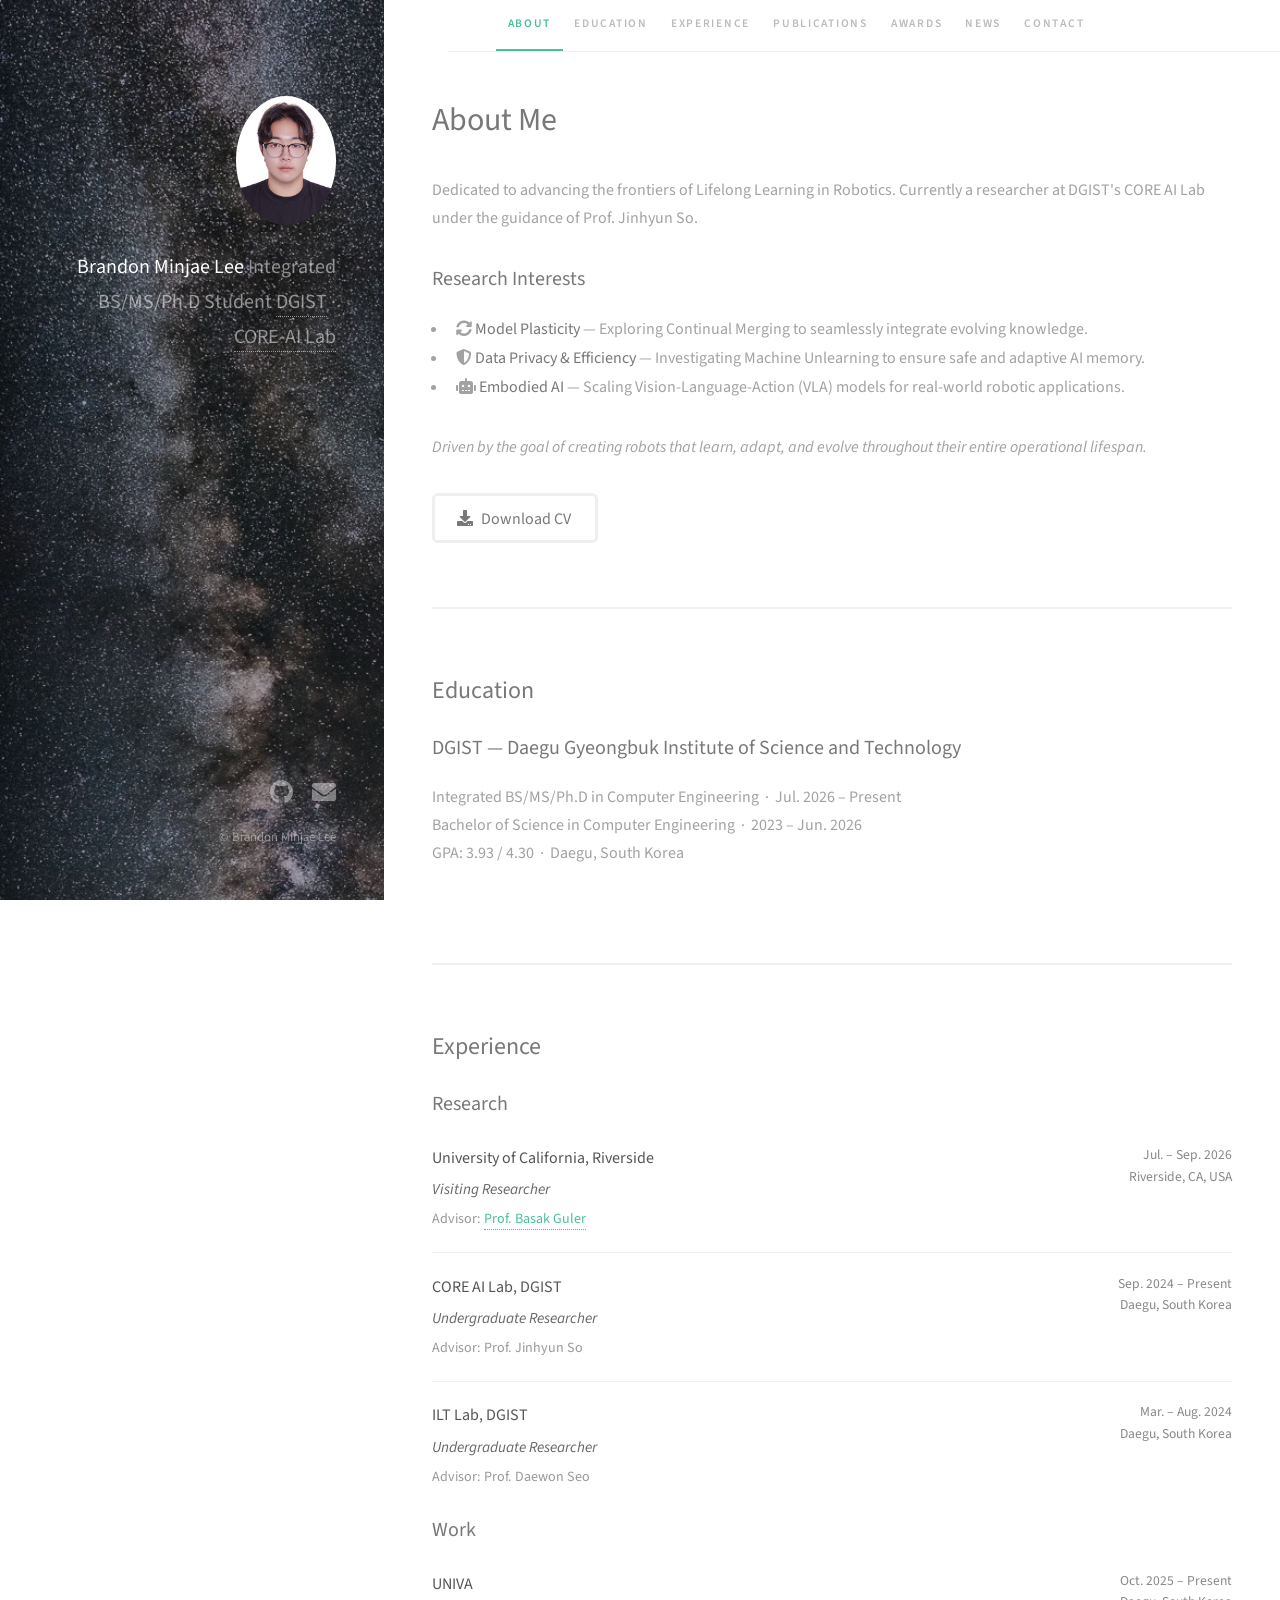
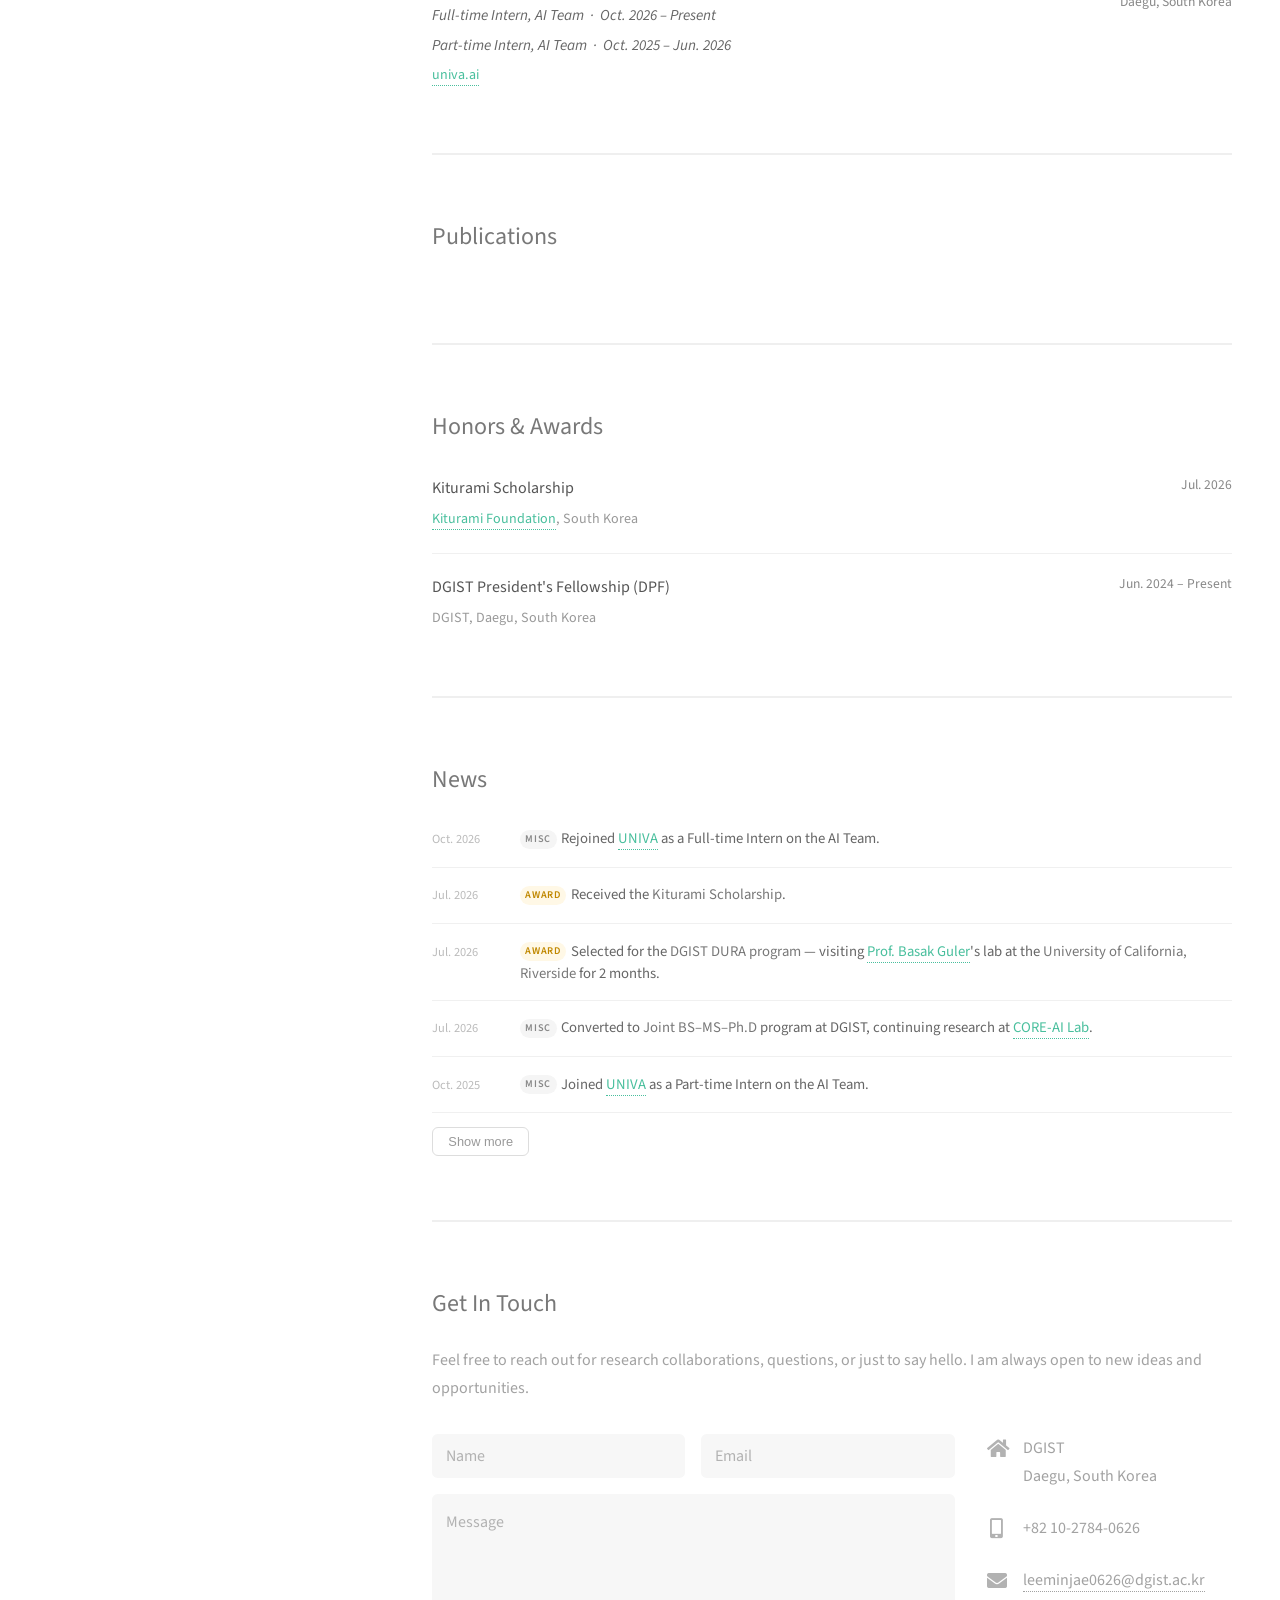
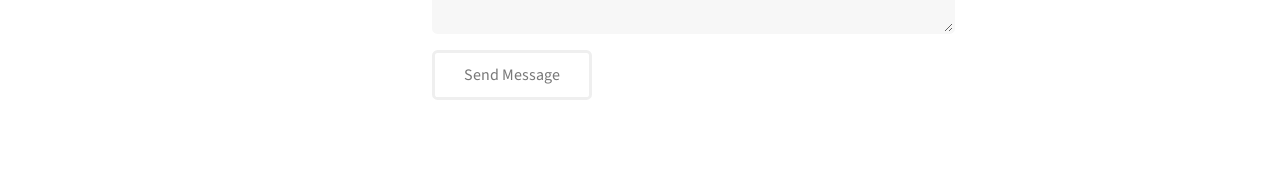
<file: index.html>
<!DOCTYPE HTML>
<!--
	Strata by HTML5 UP
	html5up.net | @ajlkn
	Free for personal and commercial use under the CCA 3.0 license (html5up.net/license)
-->
<html>
	<head>
		<title>Brandon Minjae Lee</title>
		<meta charset="utf-8" />
		<meta name="viewport" content="width=device-width, initial-scale=1, user-scalable=no" />
		<link rel="stylesheet" href="assets/css/main.css" />
		<style>
			/* Smooth scroll */
			html { scroll-behavior: smooth; }

			/* Nav bar */
			#navbar {
				position: fixed;
				top: 0;
				left: 35%;
				width: calc(100% - 35%);
				z-index: 200;
				background: rgba(255, 255, 255, 0.97);
				backdrop-filter: blur(6px);
				-webkit-backdrop-filter: blur(6px);
				border-bottom: 1px solid #efefef;
				display: flex;
				align-items: center;
				padding: 0 3em;
				transition: left 0.35s ease, width 0.35s ease;
			}
			#navbar a {
				display: inline-block;
				padding: 0.9em 1em;
				font-size: 0.72em;
				font-weight: 600;
				letter-spacing: 0.15em;
				text-transform: uppercase;
				color: #bbb;
				text-decoration: none;
				border-bottom: 2px solid transparent;
				transition: color 0.25s, border-color 0.25s;
			}
			#navbar a.active {
				color: #49bf9d;
				border-bottom-color: #49bf9d;
			}
			@media (hover: hover) and (pointer: fine) {
				#navbar a:hover { color: #49bf9d; border-bottom-color: #49bf9d; }
			}

			/* Sidebar + main transitions */
			#header {
				transition: width 0.35s ease, padding 0.35s ease;
			}
			#header .image.avatar {
				transition: width 0.35s ease, margin-bottom 0.35s ease;
			}
			#header h1 {
				transition: font-size 0.35s ease, line-height 0.35s ease, opacity 0.35s ease;
			}
			#main {
				transition: margin-left 0.35s ease, width 0.35s ease, opacity 0.3s ease;
			}
			body.page-in  #main { opacity: 0; }
			body.page-out #main { opacity: 0; pointer-events: none; }

			body.no-transition *, body.no-transition *::before, body.no-transition *::after {
				transition: none !important;
			}

			/* Shrunk state — sidebar narrows, main expands */
			body.shrunk #header {
				width: 18%;
				padding: 3.5em 1.8em;
			}
			body.shrunk #header .image.avatar {
				width: 3.2em;
				margin-bottom: 0.5em;
			}
			body.shrunk #header h1 {
				font-size: 0.8em;
				line-height: 1.45em;
				opacity: 0.7;
			}
			body.shrunk #main {
				margin-left: 18%;
				width: calc(100% - 18%);
				max-width: none;
				padding: 8em max(2em, calc((100% - 72em) / 2)) 4em;
			}
			body.shrunk #navbar {
				left: 18%;
				width: calc(100% - 18%);
			}

			/* Publication card hover overlay */
			a.pub-card {
				position: relative;
				overflow: hidden;
				display: block;
			}
			a.pub-card img {
				display: block;
				width: 100%;
				transition: transform 0.4s ease;
			}
			a.pub-card:hover img {
				transform: scale(1.05);
			}
			.pub-overlay {
				position: absolute;
				inset: 0;
				background: rgba(73, 191, 157, 0.88);
				display: flex;
				align-items: center;
				justify-content: center;
				opacity: 0;
				transition: opacity 0.35s ease;
			}
			a.pub-card:hover .pub-overlay {
				opacity: 1;
			}
			.pub-overlay span {
				color: #fff;
				font-size: 0.85em;
				font-weight: 700;
				letter-spacing: 0.18em;
				text-transform: uppercase;
				border: 2px solid rgba(255, 255, 255, 0.85);
				padding: 0.5em 1.3em;
				border-radius: 4px;
			}

			/* Experience entries */
			.exp-list { margin-bottom: 1.5em; }
			.exp-item {
				display: flex;
				justify-content: space-between;
				align-items: flex-start;
				padding: 1.2em 0;
				border-bottom: 1px solid #f0f0f0;
			}
			.exp-item:first-child { padding-top: 0.3em; }
			.exp-item:last-child { border-bottom: none; padding-bottom: 0; }
			.exp-info strong { display: block; color: #555; margin-bottom: 0.2em; }
			.exp-info .exp-role { display: block; font-style: italic; color: #666; font-size: 0.95em; margin-bottom: 0.15em; }
			.exp-info .exp-detail { display: block; font-size: 0.88em; color: #999; }
			.exp-meta { text-align: right; font-size: 0.85em; color: #888; white-space: nowrap; flex-shrink: 0; margin-left: 2em; line-height: 1.6; }

			/* Restore br in header h1 on all mobile sizes */
			@media screen and (max-width: 980px) {
				#header h1 br { display: inline !important; }
			}

			/* Mobile: navbar full-width, disable shrunk sidebar, no animations */
			@media screen and (max-width: 980px) {
				#navbar {
					left: 0 !important;
					width: 100% !important;
					padding: 0 1.5em;
					overflow-x: auto;
					-webkit-overflow-scrolling: touch;
				}
				/* Prevent parallax JS from overriding background-position on mobile */
				#header {
					background-position: top left, center center !important;
					background-size: auto, cover !important;
				}
				#header, #header .image.avatar, #header h1, #main, #navbar {
					transition: none !important;
				}
				body.shrunk #header {
					width: 100% !important;
					padding: 6em 4em !important;
				}
				body.shrunk #header .image.avatar {
					width: 6.25em !important;
					margin-bottom: 1em !important;
				}
				body.shrunk #header h1 {
					font-size: 1.75em !important;
					line-height: 1.75em !important;
					opacity: 1 !important;
				}
				body.shrunk #main {
					margin-left: 0 !important;
					width: 100% !important;
					padding: 6em 4em !important;
					max-width: none !important;
				}
			}

			/* Touch devices: always show pub overlay */
			@media (hover: none) {
				.pub-overlay {
					opacity: 0.75;
				}
			}

			/* Small screens: compact nav, stack exp items */
			@media screen and (max-width: 736px) {
				#navbar {
					padding: 0 0.75em;
				}
				#navbar a {
					padding: 0.75em 0.6em;
					font-size: 0.65em;
				}
				.exp-item {
					flex-direction: column;
				}
				.exp-meta {
					margin-left: 0;
					margin-top: 0.3em;
					text-align: left;
					white-space: normal;
				}
			}

			/* ── News Section ── */
			.news-list { margin: 0; padding: 0; list-style: none; }
			.news-item {
				display: flex;
				gap: 1.2em;
				padding: 0.85em 0;
				border-bottom: 1px solid #f0f0f0;
				align-items: baseline;
			}
			.news-item:first-child { padding-top: 0.2em; }
			.news-item:last-child { border-bottom: none; padding-bottom: 0; }
			.news-item.hidden { display: none; }
			.news-date {
				font-size: 0.78em;
				color: #bbb;
				white-space: nowrap;
				flex-shrink: 0;
				min-width: 5.5em;
				font-variant-numeric: tabular-nums;
			}
			.news-text {
				font-size: 0.92em;
				color: #666;
				line-height: 1.55;
			}
			.news-text a { color: #49bf9d; text-decoration: none; }
			.news-text a:hover { text-decoration: underline; }
			.news-text a strong { color: inherit; }
			.news-tag {
				display: inline-block;
				font-size: 0.7em;
				font-weight: 600;
				letter-spacing: 0.06em;
				text-transform: uppercase;
				padding: 0.15em 0.55em;
				border-radius: 20px;
				margin-right: 0.45em;
				vertical-align: middle;
				position: relative;
				top: -0.05em;
			}
			.news-tag.paper    { background: #eef2ff; color: #5566bb; }
			.news-tag.award    { background: #fff8e6; color: #c08800; }
			.news-tag.talk     { background: #f0faf2; color: #3a8a5a; }
			.news-tag.service  { background: #fdf0ff; color: #9955bb; }
			.news-tag.misc     { background: #f5f5f5; color: #888; }
			#news-toggle {
				margin-top: 1.1em;
				background: none;
				border: 1px solid #ddd;
				border-radius: 6px;
				padding: 0.45em 1.2em;
				font-size: 0.8em;
				color: #999;
				cursor: pointer;
				transition: border-color 0.2s, color 0.2s;
			}
			#news-toggle:hover { border-color: #49bf9d; color: #49bf9d; }

		</style>
	</head>
	<body class="is-preload">
		<script>
			var _t = sessionStorage.getItem('transition');
			if (_t !== null) {
				sessionStorage.removeItem('transition');
				document.body.classList.add('no-transition');
				// Don't restore shrunk state on mobile — background stays static
				if (_t === 'shrunk' && window.innerWidth > 980) document.body.classList.add('shrunk');
				document.body.classList.add('page-in');
			}
		</script>

		<!-- Header -->
			<header id="header">
				<div class="inner">
					<a href="#" class="image avatar"><img src="images/profile.JPG" alt="Brandon Minjae Lee" /></a>
					<h1><strong>Brandon Minjae Lee</strong><br />
					Integrated BS/MS/Ph.D Student<br />
					<a href="https://www.dgist.ac.kr" target="_blank">DGIST</a> · <a href="https://sites.google.com/view/distributed-ai-lab/home" target="_blank">CORE-AI Lab</a></h1>
				</div>
			</header>

		<!-- Nav Bar -->
			<nav id="navbar">
				<a href="#one">About</a>
				<a href="#education">Education</a>
				<a href="#experience">Experience</a>
				<a href="#publications">Publications</a>
				<a href="#awards">Awards</a>
				<a href="#news">News</a>
				<a href="#three">Contact</a>
			</nav>

		<!-- Main -->
			<div id="main">

				<!-- About -->
					<section id="one">
						<header class="major">
							<h2>About Me</h2>
						</header>
						<p>Dedicated to advancing the frontiers of Lifelong Learning in Robotics. Currently a researcher at DGIST's CORE AI Lab under the guidance of Prof. Jinhyun So.</p>

						<h3>Research Interests</h3>
						<ul class="feature-icons">
							<li class="icon solid fa-sync-alt"><strong> Model Plasticity</strong> — Exploring Continual Merging to seamlessly integrate evolving knowledge.</li>
							<li class="icon solid fa-shield-alt"><strong> Data Privacy &amp; Efficiency</strong> — Investigating Machine Unlearning to ensure safe and adaptive AI memory.</li>
							<li class="icon solid fa-robot"><strong> Embodied AI</strong> — Scaling Vision-Language-Action (VLA) models for real-world robotic applications.</li>
						</ul>
						<p><em>Driven by the goal of creating robots that learn, adapt, and evolve throughout their entire operational lifespan.</em></p>
						<ul class="actions">
							<li><a href="assets/CV_BrandonMinjaeLee.pdf" download class="button icon solid fa-download">Download CV</a></li>
						</ul>
					</section>

				<!-- Education -->
					<section id="education">
						<h2>Education</h2>
						<div class="row">
							<div class="col-12">
								<h3>DGIST &mdash; Daegu Gyeongbuk Institute of Science and Technology</h3>
								<p>
									Integrated BS/MS/Ph.D in Computer Engineering &nbsp;·&nbsp; Jul. 2026 – Present<br />
									Bachelor of Science in Computer Engineering &nbsp;·&nbsp; 2023 – Jun. 2026<br />
									GPA: 3.93 / 4.30 &nbsp;·&nbsp; Daegu, South Korea
								</p>
							</div>
						</div>
					</section>

				<!-- Experience -->
					<section id="experience">
						<h2>Experience</h2>

						<h3>Research</h3>
						<div class="exp-list">
							<div class="exp-item">
								<div class="exp-info">
									<strong>University of California, Riverside</strong>
									<span class="exp-role">Visiting Researcher</span>
									<span class="exp-detail">Advisor: <a href="https://basakguler.github.io/" target="_blank">Prof. Basak Guler</a></span>
								</div>
								<div class="exp-meta">Jul. – Sep. 2026<br />Riverside, CA, USA</div>
							</div>
							<div class="exp-item">
								<div class="exp-info">
									<strong>CORE AI Lab, DGIST</strong>
									<span class="exp-role">Undergraduate Researcher</span>
									<span class="exp-detail">Advisor: Prof. Jinhyun So</span>
								</div>
								<div class="exp-meta">Sep. 2024 – Present<br />Daegu, South Korea</div>
							</div>
							<div class="exp-item">
								<div class="exp-info">
									<strong>ILT Lab, DGIST</strong>
									<span class="exp-role">Undergraduate Researcher</span>
									<span class="exp-detail">Advisor: Prof. Daewon Seo</span>
								</div>
								<div class="exp-meta">Mar. – Aug. 2024<br />Daegu, South Korea</div>
							</div>
						</div>

						<h3>Work</h3>
						<div class="exp-list">
							<div class="exp-item">
								<div class="exp-info">
									<strong>UNIVA</strong>
									<span class="exp-role">Full-time Intern, AI Team &nbsp;·&nbsp; Oct. 2026 – Present</span>
									<span class="exp-role">Part-time Intern, AI Team &nbsp;·&nbsp; Oct. 2025 – Jun. 2026</span>
									<span class="exp-detail"><a href="https://univa.ai/" target="_blank">univa.ai</a></span>
								</div>
								<div class="exp-meta">Oct. 2025 – Present<br />Daegu, South Korea</div>
							</div>
						</div>
					</section>

				<!-- Publications -->
					<section id="publications">
						<h2>Publications</h2>
						<div class="row" id="pub-grid"></div>
					</section>

				<!-- Awards -->
					<section id="awards">
						<h2>Honors &amp; Awards</h2>
						<div class="exp-list">
							<div class="exp-item">
								<div class="exp-info">
									<strong>Kiturami Scholarship</strong>
									<span class="exp-detail"><a href="https://kfoc.or.kr/" target="_blank">Kiturami Foundation</a>, South Korea</span>
								</div>
								<div class="exp-meta">Jul. 2026</div>
							</div>
							<div class="exp-item">
								<div class="exp-info">
									<strong>DGIST President's Fellowship (DPF)</strong>
									<span class="exp-detail">DGIST, Daegu, South Korea</span>
								</div>
								<div class="exp-meta">Jun. 2024 – Present</div>
							</div>
						</div>
					</section>

				<!-- News -->
					<section id="news">
						<h2>News</h2>
						<ul class="news-list" id="news-list">
							<li class="news-item">
								<span class="news-date">Oct. 2026</span>
								<span class="news-text"><span class="news-tag misc">Misc</span>Rejoined <a href="https://univa.ai/" target="_blank"><strong>UNIVA</strong></a> as a Full-time Intern on the AI Team.</span>
							</li>
							<li class="news-item">
								<span class="news-date">Jul. 2026</span>
								<span class="news-text"><span class="news-tag award">Award</span>Received the <strong>Kiturami Scholarship</strong>.</span>
							</li>
							<li class="news-item">
								<span class="news-date">Jul. 2026</span>
								<span class="news-text"><span class="news-tag award">Award</span>Selected for the <strong>DGIST DURA program</strong> — visiting <a href="https://basakguler.github.io/" target="_blank">Prof. Basak Guler</a>'s lab at the <strong>University of California, Riverside</strong> for 2 months.</span>
							</li>
							<li class="news-item">
								<span class="news-date">Jul. 2026</span>
								<span class="news-text"><span class="news-tag misc">Misc</span>Converted to <strong>Joint BS–MS–Ph.D</strong> program at DGIST, continuing research at <a href="https://sites.google.com/view/distributed-ai-lab/home" target="_blank">CORE-AI Lab</a>.</span>
							</li>
							<li class="news-item">
								<span class="news-date">Oct. 2025</span>
								<span class="news-text"><span class="news-tag misc">Misc</span>Joined <a href="https://univa.ai/" target="_blank"><strong>UNIVA</strong></a> as a Part-time Intern on the AI Team.</span>
							</li>
							<li class="news-item">
								<span class="news-date">Sep. 2024</span>
								<span class="news-text"><span class="news-tag misc">Misc</span>Joined <a href="https://sites.google.com/view/distributed-ai-lab/home" target="_blank"><strong>CORE-AI Lab</strong></a> as an undergraduate researcher.</span>
							</li>
							<li class="news-item">
								<span class="news-date">Jun. 2024</span>
								<span class="news-text"><span class="news-tag award">Award</span>Received the <strong>DGIST President's Fellowship (DPF)</strong>.</span>
							</li>
							<li class="news-item">
								<span class="news-date">Mar. 2024</span>
								<span class="news-text"><span class="news-tag misc">Misc</span>Joined <strong>ILT Lab, DGIST</strong> as an undergraduate researcher under Prof. Daewon Seo.</span>
							</li>
						</ul>
						<button id="news-toggle" onclick="toggleNews()" style="display:none">Show more</button>
					</section>

				<!-- Three -->
					<section id="three">
						<h2>Get In Touch</h2>
						<p>Feel free to reach out for research collaborations, questions, or just to say hello. I am always open to new ideas and opportunities.</p>
						<div class="row">
							<div class="col-8 col-12-small">
								<form method="post" action="https://formspree.io/f/mbdwzvlq">
									<div class="row gtr-uniform gtr-50">
										<div class="col-6 col-12-xsmall"><input type="text" name="name" id="name" placeholder="Name" /></div>
										<div class="col-6 col-12-xsmall"><input type="email" name="email" id="email" placeholder="Email" /></div>
										<div class="col-12"><textarea name="message" id="message" placeholder="Message" rows="4"></textarea></div>
									</div>
									<ul class="actions" style="margin-top: 1em;">
										<li><input type="submit" value="Send Message" /></li>
									</ul>
								</form>
							</div>
							<div class="col-4 col-12-small">
								<ul class="labeled-icons">
									<li>
										<h3 class="icon solid fa-home"><span class="label">Address</span></h3>
										DGIST<br />
										Daegu, South Korea
									</li>
									<li>
										<h3 class="icon solid fa-mobile-alt"><span class="label">Phone</span></h3>
										+82 10-2784-0626
									</li>
									<li>
										<h3 class="icon solid fa-envelope"><span class="label">Email</span></h3>
										<a href="mailto:leeminjae0626@dgist.ac.kr">leeminjae0626@dgist.ac.kr</a>
									</li>
								</ul>
							</div>
						</div>
					</section>

				<!-- Four -->
				<!--
					<section id="four">
						<h2>Elements</h2>

						<section>
							<h4>Text</h4>
							<p>This is <b>bold</b> and this is <strong>strong</strong>. This is <i>italic</i> and this is <em>emphasized</em>.
							This is <sup>superscript</sup> text and this is <sub>subscript</sub> text.
							This is <u>underlined</u> and this is code: <code>for (;;) { ... }</code>. Finally, <a href="#">this is a link</a>.</p>
							<hr />
							<header>
								<h4>Heading with a Subtitle</h4>
								<p>Lorem ipsum dolor sit amet nullam id egestas urna aliquam</p>
							</header>
							<p>Nunc lacinia ante nunc ac lobortis. Interdum adipiscing gravida odio porttitor sem non mi integer non faucibus ornare mi ut ante amet placerat aliquet. Volutpat eu sed ante lacinia sapien lorem accumsan varius montes viverra nibh in adipiscing blandit tempus accumsan.</p>
							<header>
								<h5>Heading with a Subtitle</h5>
								<p>Lorem ipsum dolor sit amet nullam id egestas urna aliquam</p>
							</header>
							<p>Nunc lacinia ante nunc ac lobortis. Interdum adipiscing gravida odio porttitor sem non mi integer non faucibus ornare mi ut ante amet placerat aliquet. Volutpat eu sed ante lacinia sapien lorem accumsan varius montes viverra nibh in adipiscing blandit tempus accumsan.</p>
							<hr />
							<h2>Heading Level 2</h2>
							<h3>Heading Level 3</h3>
							<h4>Heading Level 4</h4>
							<h5>Heading Level 5</h5>
							<h6>Heading Level 6</h6>
							<hr />
							<h5>Blockquote</h5>
							<blockquote>Fringilla nisl. Donec accumsan interdum nisi, quis tincidunt felis sagittis eget tempus euismod. Vestibulum ante ipsum primis in faucibus vestibulum. Blandit adipiscing eu felis iaculis volutpat ac adipiscing accumsan faucibus. Vestibulum ante ipsum primis in faucibus lorem ipsum dolor sit amet nullam adipiscing eu felis.</blockquote>
							<h5>Preformatted</h5>
							<pre><code>i = 0;

while (!deck.isInOrder()) {
print 'Iteration ' + i;
deck.shuffle();
i++;
}

print 'It took ' + i + ' iterations to sort the deck.';</code></pre>
						</section>

						<section>
							<h4>Lists</h4>
							<div class="row">
								<div class="col-6 col-12-xsmall">
									<h5>Unordered</h5>
									<ul>
										<li>Dolor pulvinar etiam magna etiam.</li>
										<li>Sagittis adipiscing lorem eleifend.</li>
										<li>Felis enim feugiat dolore viverra.</li>
									</ul>
									<h5>Alternate</h5>
									<ul class="alt">
										<li>Dolor pulvinar etiam magna etiam.</li>
										<li>Sagittis adipiscing lorem eleifend.</li>
										<li>Felis enim feugiat dolore viverra.</li>
									</ul>
								</div>
								<div class="col-6 col-12-xsmall">
									<h5>Ordered</h5>
									<ol>
										<li>Dolor pulvinar etiam magna etiam.</li>
										<li>Etiam vel felis at lorem sed viverra.</li>
										<li>Felis enim feugiat dolore viverra.</li>
										<li>Dolor pulvinar etiam magna etiam.</li>
										<li>Etiam vel felis at lorem sed viverra.</li>
										<li>Felis enim feugiat dolore viverra.</li>
									</ol>
									<h5>Icons</h5>
									<ul class="icons">
										<li><a href="#" class="icon brands fa-twitter"><span class="label">Twitter</span></a></li>
										<li><a href="#" class="icon brands fa-facebook-f"><span class="label">Facebook</span></a></li>
										<li><a href="#" class="icon brands fa-instagram"><span class="label">Instagram</span></a></li>
										<li><a href="#" class="icon brands fa-github"><span class="label">Github</span></a></li>
										<li><a href="#" class="icon brands fa-dribbble"><span class="label">Dribbble</span></a></li>
										<li><a href="#" class="icon brands fa-tumblr"><span class="label">Tumblr</span></a></li>
									</ul>
								</div>
							</div>
							<h5>Actions</h5>
							<ul class="actions">
								<li><a href="#" class="button primary">Default</a></li>
								<li><a href="#" class="button">Default</a></li>
							</ul>
							<ul class="actions small">
								<li><a href="#" class="button primary small">Small</a></li>
								<li><a href="#" class="button small">Small</a></li>
							</ul>
							<div class="row">
								<div class="col-6 col-12-small">
									<ul class="actions stacked">
										<li><a href="#" class="button primary">Default</a></li>
										<li><a href="#" class="button">Default</a></li>
									</ul>
								</div>
								<div class="col-6 col-12-small">
									<ul class="actions stacked">
										<li><a href="#" class="button primary small">Small</a></li>
										<li><a href="#" class="button small">Small</a></li>
									</ul>
								</div>
								<div class="col-6 col-12-small">
									<ul class="actions stacked">
										<li><a href="#" class="button primary fit">Default</a></li>
										<li><a href="#" class="button fit">Default</a></li>
									</ul>
								</div>
								<div class="col-6 col-12-small">
									<ul class="actions stacked">
										<li><a href="#" class="button primary small fit">Small</a></li>
										<li><a href="#" class="button small fit">Small</a></li>
									</ul>
								</div>
							</div>
						</section>

						<section>
							<h4>Table</h4>
							<h5>Default</h5>
							<div class="table-wrapper">
								<table>
									<thead>
										<tr>
											<th>Name</th>
											<th>Description</th>
											<th>Price</th>
										</tr>
									</thead>
									<tbody>
										<tr>
											<td>Item One</td>
											<td>Ante turpis integer aliquet porttitor.</td>
											<td>29.99</td>
										</tr>
										<tr>
											<td>Item Two</td>
											<td>Vis ac commodo adipiscing arcu aliquet.</td>
											<td>19.99</td>
										</tr>
										<tr>
											<td>Item Three</td>
											<td> Morbi faucibus arcu accumsan lorem.</td>
											<td>29.99</td>
										</tr>
										<tr>
											<td>Item Four</td>
											<td>Vitae integer tempus condimentum.</td>
											<td>19.99</td>
										</tr>
										<tr>
											<td>Item Five</td>
											<td>Ante turpis integer aliquet porttitor.</td>
											<td>29.99</td>
										</tr>
									</tbody>
									<tfoot>
										<tr>
											<td colspan="2"></td>
											<td>100.00</td>
										</tr>
									</tfoot>
								</table>
							</div>

							<h5>Alternate</h5>
							<div class="table-wrapper">
								<table class="alt">
									<thead>
										<tr>
											<th>Name</th>
											<th>Description</th>
											<th>Price</th>
										</tr>
									</thead>
									<tbody>
										<tr>
											<td>Item One</td>
											<td>Ante turpis integer aliquet porttitor.</td>
											<td>29.99</td>
										</tr>
										<tr>
											<td>Item Two</td>
											<td>Vis ac commodo adipiscing arcu aliquet.</td>
											<td>19.99</td>
										</tr>
										<tr>
											<td>Item Three</td>
											<td> Morbi faucibus arcu accumsan lorem.</td>
											<td>29.99</td>
										</tr>
										<tr>
											<td>Item Four</td>
											<td>Vitae integer tempus condimentum.</td>
											<td>19.99</td>
										</tr>
										<tr>
											<td>Item Five</td>
											<td>Ante turpis integer aliquet porttitor.</td>
											<td>29.99</td>
										</tr>
									</tbody>
									<tfoot>
										<tr>
											<td colspan="2"></td>
											<td>100.00</td>
										</tr>
									</tfoot>
								</table>
							</div>
						</section>

						<section>
							<h4>Buttons</h4>
							<ul class="actions">
								<li><a href="#" class="button primary">Primary</a></li>
								<li><a href="#" class="button">Default</a></li>
							</ul>
							<ul class="actions">
								<li><a href="#" class="button large">Large</a></li>
								<li><a href="#" class="button">Default</a></li>
								<li><a href="#" class="button small">Small</a></li>
							</ul>
							<ul class="actions fit">
								<li><a href="#" class="button primary fit">Fit</a></li>
								<li><a href="#" class="button fit">Fit</a></li>
							</ul>
							<ul class="actions fit small">
								<li><a href="#" class="button primary fit small">Fit + Small</a></li>
								<li><a href="#" class="button fit small">Fit + Small</a></li>
							</ul>
							<ul class="actions">
								<li><a href="#" class="button primary icon solid fa-download">Icon</a></li>
								<li><a href="#" class="button icon solid fa-download">Icon</a></li>
							</ul>
							<ul class="actions">
								<li><span class="button primary disabled">Primary</span></li>
								<li><span class="button disabled">Default</span></li>
							</ul>
						</section>

						<section>
							<h4>Form</h4>
							<form method="post" action="#">
								<div class="row gtr-uniform gtr-50">
									<div class="col-6 col-12-xsmall">
										<input type="text" name="demo-name" id="demo-name" value="" placeholder="Name" />
									</div>
									<div class="col-6 col-12-xsmall">
										<input type="email" name="demo-email" id="demo-email" value="" placeholder="Email" />
									</div>
									<div class="col-12">
										<select name="demo-category" id="demo-category">
											<option value="">- Category -</option>
											<option value="1">Manufacturing</option>
											<option value="1">Shipping</option>
											<option value="1">Administration</option>
											<option value="1">Human Resources</option>
										</select>
									</div>
									<div class="col-4 col-12-small">
										<input type="radio" id="demo-priority-low" name="demo-priority" checked>
										<label for="demo-priority-low">Low Priority</label>
									</div>
									<div class="col-4 col-12-small">
										<input type="radio" id="demo-priority-normal" name="demo-priority">
										<label for="demo-priority-normal">Normal Priority</label>
									</div>
									<div class="col-4 col-12-small">
										<input type="radio" id="demo-priority-high" name="demo-priority">
										<label for="demo-priority-high">High Priority</label>
									</div>
									<div class="col-6 col-12-small">
										<input type="checkbox" id="demo-copy" name="demo-copy">
										<label for="demo-copy">Email me a copy of this message</label>
									</div>
									<div class="col-6 col-12-small">
										<input type="checkbox" id="demo-human" name="demo-human" checked>
										<label for="demo-human">I am a human and not a robot</label>
									</div>
									<div class="col-12">
										<textarea name="demo-message" id="demo-message" placeholder="Enter your message" rows="6"></textarea>
									</div>
									<div class="col-12">
										<ul class="actions">
											<li><input type="submit" value="Send Message" class="primary" /></li>
											<li><input type="reset" value="Reset" /></li>
										</ul>
									</div>
								</div>
							</form>
						</section>

						<section>
							<h4>Image</h4>
							<h5>Fit</h5>
							<div class="box alt">
								<div class="row gtr-50 gtr-uniform">
									<div class="col-12"><span class="image fit"><img src="images/fulls/05.jpg" alt="" /></span></div>
									<div class="col-4"><span class="image fit"><img src="images/thumbs/01.jpg" alt="" /></span></div>
									<div class="col-4"><span class="image fit"><img src="images/thumbs/02.jpg" alt="" /></span></div>
									<div class="col-4"><span class="image fit"><img src="images/thumbs/03.jpg" alt="" /></span></div>
									<div class="col-4"><span class="image fit"><img src="images/thumbs/04.jpg" alt="" /></span></div>
									<div class="col-4"><span class="image fit"><img src="images/thumbs/05.jpg" alt="" /></span></div>
									<div class="col-4"><span class="image fit"><img src="images/thumbs/06.jpg" alt="" /></span></div>
									<div class="col-4"><span class="image fit"><img src="images/thumbs/03.jpg" alt="" /></span></div>
									<div class="col-4"><span class="image fit"><img src="images/thumbs/02.jpg" alt="" /></span></div>
									<div class="col-4"><span class="image fit"><img src="images/thumbs/01.jpg" alt="" /></span></div>
								</div>
							</div>
							<h5>Left &amp; Right</h5>
							<p><span class="image left"><img src="images/avatar.jpg" alt="" /></span>Fringilla nisl. Donec accumsan interdum nisi, quis tincidunt felis sagittis eget. tempus euismod. Vestibulum ante ipsum primis in faucibus vestibulum. Blandit adipiscing eu felis iaculis volutpat ac adipiscing accumsan eu faucibus. Integer ac pellentesque praesent tincidunt felis sagittis eget. tempus euismod. Vestibulum ante ipsum primis in faucibus vestibulum. Blandit adipiscing eu felis iaculis volutpat ac adipiscing accumsan eu faucibus. Integer ac pellentesque praesent. Donec accumsan interdum nisi, quis tincidunt felis sagittis eget. tempus euismod. Vestibulum ante ipsum primis in faucibus vestibulum. Blandit adipiscing eu felis iaculis volutpat ac adipiscing accumsan eu faucibus. Integer ac pellentesque praesent tincidunt felis sagittis eget. tempus euismod. Vestibulum ante ipsum primis in faucibus vestibulum. Blandit adipiscing eu felis iaculis volutpat ac adipiscing accumsan eu faucibus. Integer ac pellentesque praesent.</p>
							<p><span class="image right"><img src="images/avatar.jpg" alt="" /></span>Fringilla nisl. Donec accumsan interdum nisi, quis tincidunt felis sagittis eget. tempus euismod. Vestibulum ante ipsum primis in faucibus vestibulum. Blandit adipiscing eu felis iaculis volutpat ac adipiscing accumsan eu faucibus. Integer ac pellentesque praesent tincidunt felis sagittis eget. tempus euismod. Vestibulum ante ipsum primis in faucibus vestibulum. Blandit adipiscing eu felis iaculis volutpat ac adipiscing accumsan eu faucibus. Integer ac pellentesque praesent. Donec accumsan interdum nisi, quis tincidunt felis sagittis eget. tempus euismod. Vestibulum ante ipsum primis in faucibus vestibulum. Blandit adipiscing eu felis iaculis volutpat ac adipiscing accumsan eu faucibus. Integer ac pellentesque praesent tincidunt felis sagittis eget. tempus euismod. Vestibulum ante ipsum primis in faucibus vestibulum. Blandit adipiscing eu felis iaculis volutpat ac adipiscing accumsan eu faucibus. Integer ac pellentesque praesent.</p>
						</section>

					</section>
				-->

			</div>

		<!-- Footer -->
			<footer id="footer">
				<div class="inner">
					<ul class="icons">
						<li><a href="https://github.com/BrandonLee0626" target="_blank" class="icon brands fa-github"><span class="label">Github</span></a></li>
						<li><a href="mailto:leeminjae0626@dgist.ac.kr" class="icon solid fa-envelope"><span class="label">Email</span></a></li>
					</ul>
					<ul class="copyright">
						<li>&copy; Brandon Minjae Lee</li>
					</ul>
				</div>
			</footer>

		<!-- Scripts -->
			<script src="assets/js/jquery.min.js"></script>
			<script src="assets/js/browser.min.js"></script>
			<script src="assets/js/breakpoints.min.js"></script>
			<script src="assets/js/util.js"></script>
			<script src="assets/js/main.js"></script>
			<script>
				// Kill parallax on mobile — runs after main.js attaches it
				jQuery(window).on('load', function () {
					if (window.innerWidth <= 980) {
						jQuery(window).off('scroll.strata_parallax');
						jQuery('#header').css('background-position', '');
					}
				});
				jQuery(window).on('resize', function () {
					if (window.innerWidth <= 980) {
						jQuery(window).off('scroll.strata_parallax');
						jQuery('#header').css('background-position', '');
					}
				});
			</script>
			<script src="assets/js/publications.js"></script>
			<script>
				(function () {
					var LIMIT = 5;
					var expanded = false;
					var items = document.querySelectorAll('#news-list .news-item');
					var btn = document.getElementById('news-toggle');
					if (items.length > LIMIT) {
						for (var i = LIMIT; i < items.length; i++) items[i].classList.add('hidden');
						btn.style.display = '';
					}
					window.toggleNews = function () {
						expanded = !expanded;
						for (var i = LIMIT; i < items.length; i++) items[i].classList.toggle('hidden', !expanded);
						btn.textContent = expanded ? 'Show less' : 'Show more';
					};
				})();
			</script>
			<script>
				(function () {
					var body = document.body;

					/* ── pub 뒤로가기 시 scroll target 복원 (hash 없이 이동) ── */
					var scrollTarget = sessionStorage.getItem('scrollTarget');
					if (scrollTarget) {
						sessionStorage.removeItem('scrollTarget');
						var targetEl = document.getElementById(scrollTarget);
						if (targetEl) {
							document.documentElement.style.scrollBehavior = 'auto';
							targetEl.scrollIntoView();
							document.documentElement.style.scrollBehavior = '';
						}
					}

					/* ── Fade-in + no-transition 해제 ── */
					requestAnimationFrame(function () {
						requestAnimationFrame(function () { body.classList.remove('page-in', 'no-transition'); });
					});

					/* ── bfcache 복원 시 page-out 제거 + shrunk 재동기화 ── */
					window.addEventListener('pageshow', function (e) {
						if (e.persisted) {
							body.classList.remove('page-out', 'page-in', 'no-transition');
							body.classList.toggle('shrunk', window.scrollY > 80);
						}
					});

					/* ── scroll-margin-top: navbar 실제 높이에 맞춤 ── */
					var navbar = document.getElementById('navbar');
					var header = document.getElementById('header');
					var allSections = document.querySelectorAll('section[id]');
					function updateScrollMargin() {
						var h = navbar.offsetHeight + 'px';
						allSections.forEach(function (s) { s.style.scrollMarginTop = h; });
					}
					function updateHeaderOffset() {
						if (window.innerWidth <= 980) {
							header.style.marginTop = navbar.offsetHeight + 'px';
						} else {
							header.style.marginTop = '';
						}
					}
					updateScrollMargin();
					updateHeaderOffset();
					window.addEventListener('resize', function () { updateScrollMargin(); updateHeaderOffset(); });

					/* ── Sidebar shrink + active nav ── */
					var links    = document.querySelectorAll('#navbar a');
					var sections = Array.from(allSections);

					var navigatingToTop = false;
					var navTimer = null;

					function clearNavFlag() {
						navigatingToTop = false;
						clearTimeout(navTimer);
					}

					window.addEventListener('scroll', function () {
						if (window.innerWidth <= 980) {
							body.classList.remove('shrunk');
						} else if (navigatingToTop) {
							body.classList.remove('shrunk');
							if (window.scrollY <= 5) clearNavFlag();
						} else {
							body.classList.toggle('shrunk', window.scrollY > 80);
						}
						sessionStorage.setItem('shrunkState', body.classList.contains('shrunk') ? 'shrunk' : 'normal');
						var offset = window.innerWidth <= 980 ? window.innerHeight / 2 : 100;
						var scrollY = window.scrollY + offset;
						var current = sections[0].id;
						var atBottom = (window.innerHeight + window.scrollY) >= document.body.scrollHeight - 10;
						if (atBottom) {
							current = sections[sections.length - 1].id;
						} else {
							sections.forEach(function (s) {
								if (s.offsetTop <= scrollY) current = s.id;
							});
						}
						links.forEach(function (a) {
							a.classList.toggle('active', a.getAttribute('href') === '#' + current);
						});
					}, { passive: true });

					/* ── 클릭: 즉시 active 반영 + hover sticky 방지 ── */
					links.forEach(function (a) {
						a.addEventListener('click', function () {
							links.forEach(function (l) { l.classList.remove('active'); });
							a.classList.add('active');
							setTimeout(function () { a.blur(); }, 300);

							if (a.getAttribute('href') === '#' + sections[0].id) {
								body.classList.remove('shrunk');
								navigatingToTop = true;
								clearTimeout(navTimer);
								navTimer = setTimeout(clearNavFlag, 900);
							}
						});
					});

					/* ── Generate publication cards ── */
					var grid = document.getElementById('pub-grid');
					PUBLICATIONS.forEach(function (pub) {
						var thumbHtml = pub.thumb
							? '<a href="pub/paper.html?id=' + pub.id + '" class="pub-card image fit">'
							  + '<img src="images/thumbs/' + pub.thumb + '" alt="' + pub.title + '" />'
							  + '<div class="pub-overlay"><span>View</span></div>'
							  + '</a>'
							: '';
						var article = document.createElement('article');
						article.className = 'col-6 col-12-small work-item';
						article.innerHTML =
							thumbHtml
							+ '<h3><a href="pub/paper.html?id=' + pub.id + '">' + pub.title + '</a></h3>'
							+ '<p>' + pub.authors.split(',')[0].trim()
							  + (pub.authors.includes(',') ? ' et al.' : '')
							  + ' &nbsp;·&nbsp; <em>' + pub.venue + '</em> &nbsp;·&nbsp; ' + pub.year + '</p>';
						grid.appendChild(article);
					});

					/* ── Pub 링크 클릭: shrunk 상태 저장 + fade-out 후 이동 ── */
					document.addEventListener('click', function (e) {
						var link = e.target.closest('a[href*="pub/paper.html"]');
						if (!link) return;
						e.preventDefault();
						var href = link.href;
						sessionStorage.setItem('transition', body.classList.contains('shrunk') ? 'shrunk' : 'normal');
						body.classList.add('page-out');
						setTimeout(function () { window.location.href = href; }, 300);
					});
				})();
			</script>

	</body>
</html>
</file>
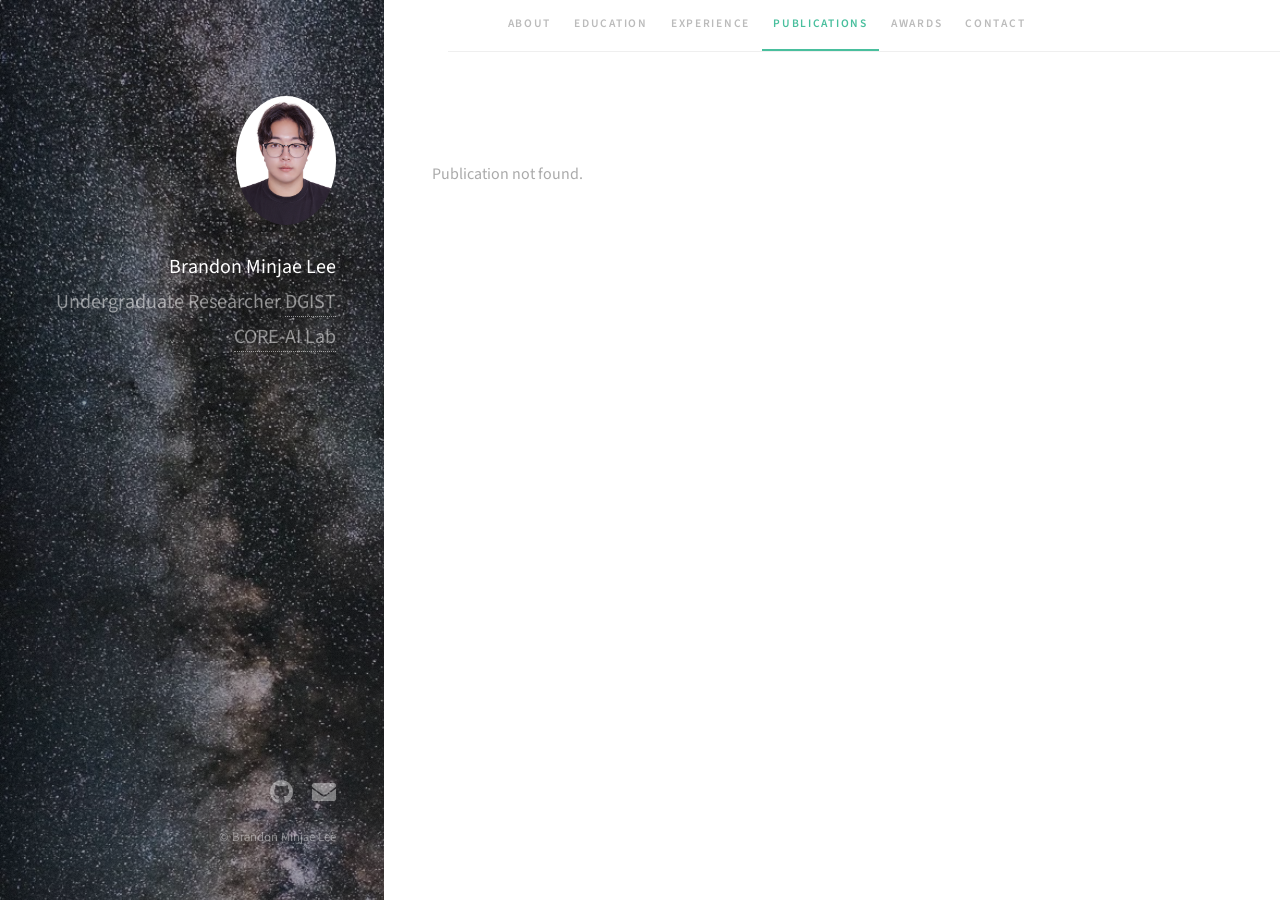
<file: pub/paper.html>
<!DOCTYPE HTML>
<html>
	<head>
		<title>Publication — Brandon Minjae Lee</title>
		<meta charset="utf-8" />
		<meta name="viewport" content="width=device-width, initial-scale=1, user-scalable=no" />
		<link rel="stylesheet" href="../assets/css/main.css" />
		<style>
			html { scroll-behavior: smooth; }

			#navbar {
				position: fixed; top: 0; left: 35%;
				width: calc(100% - 35%);
				z-index: 200;
				background: rgba(255,255,255,0.97);
				backdrop-filter: blur(6px); -webkit-backdrop-filter: blur(6px);
				border-bottom: 1px solid #efefef;
				display: flex; align-items: center; padding: 0 3em;
				transition: left 0.5s ease, width 0.5s ease;
			}
			#navbar a {
				display: inline-block; padding: 0.9em 1em;
				font-size: 0.72em; font-weight: 600;
				letter-spacing: 0.15em; text-transform: uppercase;
				color: #bbb; text-decoration: none;
				border-bottom: 2px solid transparent;
				transition: color 0.25s, border-color 0.25s;
			}
			#navbar a.active { color: #49bf9d; border-bottom-color: #49bf9d; }
			@media (hover: hover) and (pointer: fine) {
				#navbar a:hover { color: #49bf9d; border-bottom-color: #49bf9d; }
			}

			#header { transition: width 0.35s ease, padding 0.35s ease; }
			#header .image.avatar { transition: width 0.35s ease, margin-bottom 0.35s ease; }
			#header h1 { transition: font-size 0.35s ease, line-height 0.35s ease, opacity 0.35s ease; }
			#main { transition: margin-left 0.35s ease, width 0.35s ease, opacity 0.3s ease; }
			body.page-in  #main { opacity: 0; }
			body.page-out #main { opacity: 0; pointer-events: none; }

			body.no-transition *, body.no-transition *::before, body.no-transition *::after {
				transition: none !important;
			}

			body.shrunk #header { width: 18%; padding: 3.5em 1.8em; }
			body.shrunk #header .image.avatar { width: 3.2em; margin-bottom: 0.5em; }
			body.shrunk #header h1 { font-size: 0.8em; line-height: 1.45em; opacity: 0.7; }
			body.shrunk #main {
				margin-left: 18%;
				width: calc(100% - 18%);
				max-width: none;
				padding: 8em max(2em, calc((100% - 72em) / 2)) 4em;
			}
			body.shrunk #navbar { left: 18%; width: calc(100% - 18%); }

			.back-link {
				display: inline-block; margin-bottom: 1.5em;
				font-size: 0.85em; color: #aaa; text-decoration: none;
			}
			.back-link:hover { color: #49bf9d; }
			.pub-meta { color: #888; margin-bottom: 1.5em; font-size: 0.95em; line-height: 1.8; }
			.pub-links { display: flex; gap: 0.6em; flex-wrap: wrap; margin-bottom: 2em; }
			.pub-links a {
				padding: 0.45em 1.1em; border: 1px solid #ddd; border-radius: 4px;
				font-size: 0.8em; font-weight: 600; text-decoration: none; color: #666;
				letter-spacing: 0.05em; transition: border-color 0.2s, color 0.2s;
			}
			.pub-links a:hover { border-color: #49bf9d; color: #49bf9d; }
			.tldr {
				background: #f9f9f9; border-left: 3px solid #49bf9d;
				padding: 1em 1.2em; border-radius: 0 4px 4px 0; margin-bottom: 2em;
			}
			.tldr strong { color: #49bf9d; margin-right: 0.4em; }
			pre {
				background: #f4f4f4; padding: 1.2em; border-radius: 4px;
				font-size: 0.8em; overflow-x: auto; line-height: 1.6;
			}
			#pub-not-found { color: #aaa; padding: 4em 0; }

			@media screen and (max-width: 980px) {
				#header h1 br { display: inline !important; }
			}

			/* Mobile: navbar full-width, disable shrunk sidebar, no animations */
			@media screen and (max-width: 980px) {
				#navbar {
					left: 0 !important;
					width: 100% !important;
					padding: 0 1.5em;
					overflow-x: auto;
					-webkit-overflow-scrolling: touch;
				}
				#header {
					background-position: top left, center center !important;
					background-size: auto, cover !important;
				}
				#header, #header .image.avatar, #header h1, #main, #navbar {
					transition: none !important;
				}
				body.shrunk #header {
					width: 100% !important;
					padding: 6em 4em !important;
				}
				body.shrunk #header .image.avatar {
					width: 6.25em !important;
					margin-bottom: 1em !important;
				}
				body.shrunk #header h1 {
					font-size: 1.75em !important;
					line-height: 1.75em !important;
					opacity: 1 !important;
				}
				body.shrunk #main {
					margin-left: 0 !important;
					width: 100% !important;
					padding-top: 5em !important;
					max-width: none !important;
				}
				body.shrunk #navbar {
					left: 0 !important;
					width: 100% !important;
				}
			}

			/* Small screens: compact nav */
			@media screen and (max-width: 736px) {
				#navbar { padding: 0 0.75em; }
				#navbar a { padding: 0.75em 0.6em; font-size: 0.65em; }
			}
		</style>
	</head>
	<body class="is-preload">
		<script>
			var _t = sessionStorage.getItem('transition');
			if (_t !== null) {
				sessionStorage.removeItem('transition');
				document.body.classList.add('no-transition');
				if (_t === 'shrunk') document.body.classList.add('shrunk');
				document.body.classList.add('page-in');
			} else {
				/* 브라우저 앞으로가기 등 — shrunkState로 복원 */
				var _s = sessionStorage.getItem('shrunkState');
				if (_s === 'shrunk') {
					document.body.classList.add('no-transition');
					document.body.classList.add('shrunk');
				}
			}
		</script>

		<!-- Header -->
		<header id="header">
			<div class="inner">
				<a href="../index.html" class="image avatar"><img src="../images/profile.JPG" alt="Brandon Minjae Lee" /></a>
				<h1><strong>Brandon Minjae Lee</strong><br />
				Undergraduate Researcher<br />
				<a href="https://www.dgist.ac.kr" target="_blank">DGIST</a> · <a href="https://sites.google.com/view/distributed-ai-lab/home" target="_blank">CORE-AI Lab</a></h1>
			</div>
		</header>

		<!-- Nav Bar -->
		<nav id="navbar">
			<a href="../index.html#one">About</a>
			<a href="../index.html#education">Education</a>
			<a href="../index.html#experience">Experience</a>
			<a href="../index.html#publications" class="active">Publications</a>
			<a href="../index.html#awards">Awards</a>
			<a href="../index.html#three">Contact</a>
		</nav>

		<!-- Main -->
		<div id="main">
			<section id="pub-content">
				<p id="pub-not-found" style="display:none;">Publication not found.</p>
			</section>
		</div>

		<!-- Footer -->
		<footer id="footer">
			<div class="inner">
				<ul class="icons">
					<li><a href="https://github.com/BrandonLee0626" target="_blank" class="icon brands fa-github"><span class="label">Github</span></a></li>
					<li><a href="mailto:leeminjae0626@dgist.ac.kr" class="icon solid fa-envelope"><span class="label">Email</span></a></li>
				</ul>
				<ul class="copyright">
					<li>&copy; Brandon Minjae Lee</li>
				</ul>
			</div>
		</footer>

		<!-- Scripts -->
		<script src="../assets/js/jquery.min.js"></script>
		<script src="../assets/js/browser.min.js"></script>
		<script src="../assets/js/breakpoints.min.js"></script>
		<script src="../assets/js/util.js"></script>
		<script src="../assets/js/main.js"></script>
		<script src="../assets/js/publications.js"></script>
		<script>
			(function () {
				var body = document.body;
				var navbar = document.getElementById('navbar');
				var header = document.getElementById('header');

				/* ── 모바일: header를 navbar 높이만큼 아래로 ── */
				function updateHeaderOffset() {
					if (window.innerWidth <= 980) {
						header.style.marginTop = navbar.offsetHeight + 'px';
					} else {
						header.style.marginTop = '';
					}
				}
				updateHeaderOffset();
				window.addEventListener('resize', updateHeaderOffset);

				/* ── Fade-in + no-transition 해제 ── */
				requestAnimationFrame(function () {
					requestAnimationFrame(function () {
						body.classList.remove('page-in', 'no-transition');
					});
				});

				/* ── bfcache 복원 시 page-out 제거 ── */
				window.addEventListener('pageshow', function (e) {
					if (e.persisted) {
						body.classList.remove('page-out', 'page-in', 'no-transition');
					}
				});

				/* ── 뒤로가기: shrunk 저장 + scrollTarget 저장 + hash 없이 이동 ── */
				document.addEventListener('click', function (e) {
					var link = e.target.closest('a.back-link');
					if (!link) return;
					e.preventDefault();
					var href = link.href;
					var hashIdx = href.indexOf('#');
					var hash = hashIdx !== -1 ? href.slice(hashIdx + 1) : null;
					sessionStorage.setItem('transition', body.classList.contains('shrunk') ? 'shrunk' : 'normal');
					if (hash) sessionStorage.setItem('scrollTarget', hash);
					body.classList.add('page-out');
					setTimeout(function () {
						window.location.href = hashIdx !== -1 ? href.slice(0, hashIdx) : href;
					}, 300);
				});

				/* ── Render publication from URL ?id=xxx ── */
				var id  = new URLSearchParams(window.location.search).get('id');
				var pub = PUBLICATIONS.find(function (p) { return p.id === id; });
				var section = document.getElementById('pub-content');

				if (!pub) {
					document.getElementById('pub-not-found').style.display = '';
					return;
				}

				document.title = pub.title + ' — Brandon Minjae Lee';

				var authorsHtml = pub.authors.replace(
					'Brandon Minjae Lee',
					'<strong>Brandon Minjae Lee</strong>'
				);

				var linksHtml = '';
				var linkLabels = { pdf: 'PDF', arxiv: 'arXiv', code: 'Code', poster: 'Poster' };
				if (pub.links) {
					Object.keys(linkLabels).forEach(function (key) {
						if (pub.links[key]) {
							linksHtml += '<a href="' + pub.links[key] + '" target="_blank">' + linkLabels[key] + '</a>';
						}
					});
				}

				var contributionsHtml = '';
				if (pub.contributions && pub.contributions.length) {
					contributionsHtml = '<h3>Key Contributions</h3><ul>'
						+ pub.contributions.map(function (c) { return '<li>' + c + '</li>'; }).join('')
						+ '</ul>';
				}

				var bibtexHtml = pub.bibtex
					? '<h3>BibTeX</h3><pre>' + pub.bibtex.replace(/</g, '&lt;') + '</pre>'
					: '';

				var thumbHtml = pub.thumb
					? '<img src="../images/thumbs/' + pub.thumb + '" alt="' + pub.title + '" style="width:100%;border-radius:4px;margin-bottom:2em;" />'
					: '';

				section.innerHTML =
					'<a href="../index.html#publications" class="back-link">← Publications</a>'
					+ '<header class="major"><h2>' + pub.title + '</h2></header>'
					+ thumbHtml
					+ '<div class="pub-meta">' + authorsHtml + '<br /><em>' + pub.venue + '</em> &nbsp;·&nbsp; ' + pub.year + '</div>'
					+ (linksHtml ? '<div class="pub-links">' + linksHtml + '</div>' : '')
					+ (pub.tldr ? '<div class="tldr"><strong>TL;DR</strong>' + pub.tldr + '</div>' : '')
					+ (pub.abstract ? '<h3>Abstract</h3><p>' + pub.abstract + '</p>' : '')
					+ contributionsHtml
					+ bibtexHtml;
			})();
		</script>

	</body>
</html>
</file>
<file: assets/css/main.css>
@import url("fontawesome-all.min.css");
@import url("https://fonts.googleapis.com/css?family=Source+Sans+Pro:400,400italic");

/*
	Strata by HTML5 UP
	html5up.net | @ajlkn
	Free for personal and commercial use under the CCA 3.0 license (html5up.net/license)
*/

html, body, div, span, applet, object,
iframe, h1, h2, h3, h4, h5, h6, p, blockquote,
pre, a, abbr, acronym, address, big, cite,
code, del, dfn, em, img, ins, kbd, q, s, samp,
small, strike, strong, sub, sup, tt, var, b,
u, i, center, dl, dt, dd, ol, ul, li, fieldset,
form, label, legend, table, caption, tbody,
tfoot, thead, tr, th, td, article, aside,
canvas, details, embed, figure, figcaption,
footer, header, hgroup, menu, nav, output, ruby,
section, summary, time, mark, audio, video {
	margin: 0;
	padding: 0;
	border: 0;
	font-size: 100%;
	font: inherit;
	vertical-align: baseline;}

article, aside, details, figcaption, figure,
footer, header, hgroup, menu, nav, section {
	display: block;}

body {
	line-height: 1;
}

ol, ul {
	list-style: none;
}

blockquote, q {
	quotes: none;
}

	blockquote:before, blockquote:after, q:before, q:after {
		content: '';
		content: none;
	}

table {
	border-collapse: collapse;
	border-spacing: 0;
}

body {
	-webkit-text-size-adjust: none;
}

mark {
	background-color: transparent;
	color: inherit;
}

input::-moz-focus-inner {
	border: 0;
	padding: 0;
}

input, select, textarea {
	-moz-appearance: none;
	-webkit-appearance: none;
	-ms-appearance: none;
	appearance: none;
}

/* Basic */

	html {
		box-sizing: border-box;
	}

	*, *:before, *:after {
		box-sizing: inherit;
	}

	body {
		background: #fff;
	}

		body.is-preload *, body.is-preload *:before, body.is-preload *:after {
			-moz-animation: none !important;
			-webkit-animation: none !important;
			-ms-animation: none !important;
			animation: none !important;
			-moz-transition: none !important;
			-webkit-transition: none !important;
			-ms-transition: none !important;
			transition: none !important;
		}

	body, input, select, textarea {
		color: #a2a2a2;
		font-family: "Source Sans Pro", Helvetica, sans-serif;
		font-size: 16pt;
		font-weight: 400;
		line-height: 1.75em;
	}

	a {
		-moz-transition: color 0.2s ease-in-out, border-color 0.2s ease-in-out;
		-webkit-transition: color 0.2s ease-in-out, border-color 0.2s ease-in-out;
		-ms-transition: color 0.2s ease-in-out, border-color 0.2s ease-in-out;
		transition: color 0.2s ease-in-out, border-color 0.2s ease-in-out;
		border-bottom: dotted 1px;
		color: #49bf9d;
		text-decoration: none;
	}

		a:hover {
			border-bottom-color: transparent;
			color: #49bf9d !important;
			text-decoration: none;
		}

	strong, b {
		color: #787878;
		font-weight: 400;
	}

	em, i {
		font-style: italic;
	}

	p {
		margin: 0 0 2em 0;
	}

	h1, h2, h3, h4, h5, h6 {
		color: #787878;
		font-weight: 400;
		line-height: 1em;
		margin: 0 0 1em 0;
	}

		h1 a, h2 a, h3 a, h4 a, h5 a, h6 a {
			color: inherit;
			text-decoration: none;
		}

	h1 {
		font-size: 2em;
		line-height: 1.5em;
	}

	h2 {
		font-size: 1.5em;
		line-height: 1.5em;
	}

	h3 {
		font-size: 1.25em;
		line-height: 1.5em;
	}

	h4 {
		font-size: 1.1em;
		line-height: 1.5em;
	}

	h5 {
		font-size: 0.9em;
		line-height: 1.5em;
	}

	h6 {
		font-size: 0.7em;
		line-height: 1.5em;
	}

	sub {
		font-size: 0.8em;
		position: relative;
		top: 0.5em;
	}

	sup {
		font-size: 0.8em;
		position: relative;
		top: -0.5em;
	}

	hr {
		border: 0;
		border-bottom: solid 2px #efefef;
		margin: 2em 0;
	}

		hr.major {
			margin: 3em 0;
		}

	blockquote {
		border-left: solid 6px #efefef;
		font-style: italic;
		margin: 0 0 2em 0;
		padding: 0.5em 0 0.5em 1.5em;
	}

	code {
		background: #f7f7f7;
		border-radius: 0.35em;
		border: solid 2px #efefef;
		font-family: "Courier New", monospace;
		font-size: 0.9em;
		margin: 0 0.25em;
		padding: 0.25em 0.65em;
	}

	pre {
		-webkit-overflow-scrolling: touch;
		font-family: "Courier New", monospace;
		font-size: 0.9em;
		margin: 0 0 2em 0;
	}

		pre code {
			display: block;
			line-height: 1.75em;
			padding: 1em 1.5em;
			overflow-x: auto;
		}

	.align-left {
		text-align: left;
	}

	.align-center {
		text-align: center;
	}

	.align-right {
		text-align: right;
	}

/* Container */

	.container {
		margin: 0 auto;
		max-width: calc(100% - 4em);
		width: 100%;
	}

		.container.xsmall {
			width: 25%;
		}

		.container.small {
			width: 50%;
		}

		.container.medium {
			width: 75%;
		}

		.container.large {
			width: 125%;
		}

		.container.xlarge {
			width: 150%;
		}

		.container.max {
			width: 100%;
		}

		@media screen and (max-width: 980px) {

			.container {
				width: 100% !important;
				max-width: 100% !important;
			}

		}

		@media screen and (max-width: 480px) {

			.container {
				max-width: calc(100% - 3em);
			}

		}

/* Row */

	.row {
		display: flex;
		flex-wrap: wrap;
		box-sizing: border-box;
		align-items: stretch;
	}

		.row > * {
			box-sizing: border-box;
		}

		.row.gtr-uniform > * > :last-child {
			margin-bottom: 0;
		}

		.row.aln-left {
			justify-content: flex-start;
		}

		.row.aln-center {
			justify-content: center;
		}

		.row.aln-right {
			justify-content: flex-end;
		}

		.row.aln-top {
			align-items: flex-start;
		}

		.row.aln-middle {
			align-items: center;
		}

		.row.aln-bottom {
			align-items: flex-end;
		}

		.row > .imp {
			order: -1;
		}

		.row > .col-1 {
			width: 8.33333%;
		}

		.row > .off-1 {
			margin-left: 8.33333%;
		}

		.row > .col-2 {
			width: 16.66667%;
		}

		.row > .off-2 {
			margin-left: 16.66667%;
		}

		.row > .col-3 {
			width: 25%;
		}

		.row > .off-3 {
			margin-left: 25%;
		}

		.row > .col-4 {
			width: 33.33333%;
		}

		.row > .off-4 {
			margin-left: 33.33333%;
		}

		.row > .col-5 {
			width: 41.66667%;
		}

		.row > .off-5 {
			margin-left: 41.66667%;
		}

		.row > .col-6 {
			width: 50%;
		}

		.row > .off-6 {
			margin-left: 50%;
		}

		.row > .col-7 {
			width: 58.33333%;
		}

		.row > .off-7 {
			margin-left: 58.33333%;
		}

		.row > .col-8 {
			width: 66.66667%;
		}

		.row > .off-8 {
			margin-left: 66.66667%;
		}

		.row > .col-9 {
			width: 75%;
		}

		.row > .off-9 {
			margin-left: 75%;
		}

		.row > .col-10 {
			width: 83.33333%;
		}

		.row > .off-10 {
			margin-left: 83.33333%;
		}

		.row > .col-11 {
			width: 91.66667%;
		}

		.row > .off-11 {
			margin-left: 91.66667%;
		}

		.row > .col-12 {
			width: 100%;
		}

		.row > .off-12 {
			margin-left: 100%;
		}

		.row.gtr-0 {
			margin-top: 0;
			margin-left: 0em;
		}

			.row.gtr-0 > * {
				padding: 0 0 0 0em;
			}

			.row.gtr-0.gtr-uniform {
				margin-top: 0em;
			}

				.row.gtr-0.gtr-uniform > * {
					padding-top: 0em;
				}

		.row.gtr-25 {
			margin-top: 0;
			margin-left: -0.625em;
		}

			.row.gtr-25 > * {
				padding: 0 0 0 0.625em;
			}

			.row.gtr-25.gtr-uniform {
				margin-top: -0.625em;
			}

				.row.gtr-25.gtr-uniform > * {
					padding-top: 0.625em;
				}

		.row.gtr-50 {
			margin-top: 0;
			margin-left: -1.25em;
		}

			.row.gtr-50 > * {
				padding: 0 0 0 1.25em;
			}

			.row.gtr-50.gtr-uniform {
				margin-top: -1.25em;
			}

				.row.gtr-50.gtr-uniform > * {
					padding-top: 1.25em;
				}

		.row {
			margin-top: 0;
			margin-left: -2.5em;
		}

			.row > * {
				padding: 0 0 0 2.5em;
			}

			.row.gtr-uniform {
				margin-top: -2.5em;
			}

				.row.gtr-uniform > * {
					padding-top: 2.5em;
				}

		.row.gtr-150 {
			margin-top: 0;
			margin-left: -3.75em;
		}

			.row.gtr-150 > * {
				padding: 0 0 0 3.75em;
			}

			.row.gtr-150.gtr-uniform {
				margin-top: -3.75em;
			}

				.row.gtr-150.gtr-uniform > * {
					padding-top: 3.75em;
				}

		.row.gtr-200 {
			margin-top: 0;
			margin-left: -5em;
		}

			.row.gtr-200 > * {
				padding: 0 0 0 5em;
			}

			.row.gtr-200.gtr-uniform {
				margin-top: -5em;
			}

				.row.gtr-200.gtr-uniform > * {
					padding-top: 5em;
				}

		@media screen and (max-width: 1800px) {

			.row {
				display: flex;
				flex-wrap: wrap;
				box-sizing: border-box;
				align-items: stretch;
			}

				.row > * {
					box-sizing: border-box;
				}

				.row.gtr-uniform > * > :last-child {
					margin-bottom: 0;
				}

				.row.aln-left {
					justify-content: flex-start;
				}

				.row.aln-center {
					justify-content: center;
				}

				.row.aln-right {
					justify-content: flex-end;
				}

				.row.aln-top {
					align-items: flex-start;
				}

				.row.aln-middle {
					align-items: center;
				}

				.row.aln-bottom {
					align-items: flex-end;
				}

				.row > .imp-xlarge {
					order: -1;
				}

				.row > .col-1-xlarge {
					width: 8.33333%;
				}

				.row > .off-1-xlarge {
					margin-left: 8.33333%;
				}

				.row > .col-2-xlarge {
					width: 16.66667%;
				}

				.row > .off-2-xlarge {
					margin-left: 16.66667%;
				}

				.row > .col-3-xlarge {
					width: 25%;
				}

				.row > .off-3-xlarge {
					margin-left: 25%;
				}

				.row > .col-4-xlarge {
					width: 33.33333%;
				}

				.row > .off-4-xlarge {
					margin-left: 33.33333%;
				}

				.row > .col-5-xlarge {
					width: 41.66667%;
				}

				.row > .off-5-xlarge {
					margin-left: 41.66667%;
				}

				.row > .col-6-xlarge {
					width: 50%;
				}

				.row > .off-6-xlarge {
					margin-left: 50%;
				}

				.row > .col-7-xlarge {
					width: 58.33333%;
				}

				.row > .off-7-xlarge {
					margin-left: 58.33333%;
				}

				.row > .col-8-xlarge {
					width: 66.66667%;
				}

				.row > .off-8-xlarge {
					margin-left: 66.66667%;
				}

				.row > .col-9-xlarge {
					width: 75%;
				}

				.row > .off-9-xlarge {
					margin-left: 75%;
				}

				.row > .col-10-xlarge {
					width: 83.33333%;
				}

				.row > .off-10-xlarge {
					margin-left: 83.33333%;
				}

				.row > .col-11-xlarge {
					width: 91.66667%;
				}

				.row > .off-11-xlarge {
					margin-left: 91.66667%;
				}

				.row > .col-12-xlarge {
					width: 100%;
				}

				.row > .off-12-xlarge {
					margin-left: 100%;
				}

				.row.gtr-0 {
					margin-top: 0;
					margin-left: 0em;
				}

					.row.gtr-0 > * {
						padding: 0 0 0 0em;
					}

					.row.gtr-0.gtr-uniform {
						margin-top: 0em;
					}

						.row.gtr-0.gtr-uniform > * {
							padding-top: 0em;
						}

				.row.gtr-25 {
					margin-top: 0;
					margin-left: -0.625em;
				}

					.row.gtr-25 > * {
						padding: 0 0 0 0.625em;
					}

					.row.gtr-25.gtr-uniform {
						margin-top: -0.625em;
					}

						.row.gtr-25.gtr-uniform > * {
							padding-top: 0.625em;
						}

				.row.gtr-50 {
					margin-top: 0;
					margin-left: -1.25em;
				}

					.row.gtr-50 > * {
						padding: 0 0 0 1.25em;
					}

					.row.gtr-50.gtr-uniform {
						margin-top: -1.25em;
					}

						.row.gtr-50.gtr-uniform > * {
							padding-top: 1.25em;
						}

				.row {
					margin-top: 0;
					margin-left: -2.5em;
				}

					.row > * {
						padding: 0 0 0 2.5em;
					}

					.row.gtr-uniform {
						margin-top: -2.5em;
					}

						.row.gtr-uniform > * {
							padding-top: 2.5em;
						}

				.row.gtr-150 {
					margin-top: 0;
					margin-left: -3.75em;
				}

					.row.gtr-150 > * {
						padding: 0 0 0 3.75em;
					}

					.row.gtr-150.gtr-uniform {
						margin-top: -3.75em;
					}

						.row.gtr-150.gtr-uniform > * {
							padding-top: 3.75em;
						}

				.row.gtr-200 {
					margin-top: 0;
					margin-left: -5em;
				}

					.row.gtr-200 > * {
						padding: 0 0 0 5em;
					}

					.row.gtr-200.gtr-uniform {
						margin-top: -5em;
					}

						.row.gtr-200.gtr-uniform > * {
							padding-top: 5em;
						}

		}

		@media screen and (max-width: 1280px) {

			.row {
				display: flex;
				flex-wrap: wrap;
				box-sizing: border-box;
				align-items: stretch;
			}

				.row > * {
					box-sizing: border-box;
				}

				.row.gtr-uniform > * > :last-child {
					margin-bottom: 0;
				}

				.row.aln-left {
					justify-content: flex-start;
				}

				.row.aln-center {
					justify-content: center;
				}

				.row.aln-right {
					justify-content: flex-end;
				}

				.row.aln-top {
					align-items: flex-start;
				}

				.row.aln-middle {
					align-items: center;
				}

				.row.aln-bottom {
					align-items: flex-end;
				}

				.row > .imp-large {
					order: -1;
				}

				.row > .col-1-large {
					width: 8.33333%;
				}

				.row > .off-1-large {
					margin-left: 8.33333%;
				}

				.row > .col-2-large {
					width: 16.66667%;
				}

				.row > .off-2-large {
					margin-left: 16.66667%;
				}

				.row > .col-3-large {
					width: 25%;
				}

				.row > .off-3-large {
					margin-left: 25%;
				}

				.row > .col-4-large {
					width: 33.33333%;
				}

				.row > .off-4-large {
					margin-left: 33.33333%;
				}

				.row > .col-5-large {
					width: 41.66667%;
				}

				.row > .off-5-large {
					margin-left: 41.66667%;
				}

				.row > .col-6-large {
					width: 50%;
				}

				.row > .off-6-large {
					margin-left: 50%;
				}

				.row > .col-7-large {
					width: 58.33333%;
				}

				.row > .off-7-large {
					margin-left: 58.33333%;
				}

				.row > .col-8-large {
					width: 66.66667%;
				}

				.row > .off-8-large {
					margin-left: 66.66667%;
				}

				.row > .col-9-large {
					width: 75%;
				}

				.row > .off-9-large {
					margin-left: 75%;
				}

				.row > .col-10-large {
					width: 83.33333%;
				}

				.row > .off-10-large {
					margin-left: 83.33333%;
				}

				.row > .col-11-large {
					width: 91.66667%;
				}

				.row > .off-11-large {
					margin-left: 91.66667%;
				}

				.row > .col-12-large {
					width: 100%;
				}

				.row > .off-12-large {
					margin-left: 100%;
				}

				.row.gtr-0 {
					margin-top: 0;
					margin-left: 0em;
				}

					.row.gtr-0 > * {
						padding: 0 0 0 0em;
					}

					.row.gtr-0.gtr-uniform {
						margin-top: 0em;
					}

						.row.gtr-0.gtr-uniform > * {
							padding-top: 0em;
						}

				.row.gtr-25 {
					margin-top: 0;
					margin-left: -0.5em;
				}

					.row.gtr-25 > * {
						padding: 0 0 0 0.5em;
					}

					.row.gtr-25.gtr-uniform {
						margin-top: -0.5em;
					}

						.row.gtr-25.gtr-uniform > * {
							padding-top: 0.5em;
						}

				.row.gtr-50 {
					margin-top: 0;
					margin-left: -1em;
				}

					.row.gtr-50 > * {
						padding: 0 0 0 1em;
					}

					.row.gtr-50.gtr-uniform {
						margin-top: -1em;
					}

						.row.gtr-50.gtr-uniform > * {
							padding-top: 1em;
						}

				.row {
					margin-top: 0;
					margin-left: -2em;
				}

					.row > * {
						padding: 0 0 0 2em;
					}

					.row.gtr-uniform {
						margin-top: -2em;
					}

						.row.gtr-uniform > * {
							padding-top: 2em;
						}

				.row.gtr-150 {
					margin-top: 0;
					margin-left: -3em;
				}

					.row.gtr-150 > * {
						padding: 0 0 0 3em;
					}

					.row.gtr-150.gtr-uniform {
						margin-top: -3em;
					}

						.row.gtr-150.gtr-uniform > * {
							padding-top: 3em;
						}

				.row.gtr-200 {
					margin-top: 0;
					margin-left: -4em;
				}

					.row.gtr-200 > * {
						padding: 0 0 0 4em;
					}

					.row.gtr-200.gtr-uniform {
						margin-top: -4em;
					}

						.row.gtr-200.gtr-uniform > * {
							padding-top: 4em;
						}

		}

		@media screen and (max-width: 980px) {

			.row {
				display: flex;
				flex-wrap: wrap;
				box-sizing: border-box;
				align-items: stretch;
			}

				.row > * {
					box-sizing: border-box;
				}

				.row.gtr-uniform > * > :last-child {
					margin-bottom: 0;
				}

				.row.aln-left {
					justify-content: flex-start;
				}

				.row.aln-center {
					justify-content: center;
				}

				.row.aln-right {
					justify-content: flex-end;
				}

				.row.aln-top {
					align-items: flex-start;
				}

				.row.aln-middle {
					align-items: center;
				}

				.row.aln-bottom {
					align-items: flex-end;
				}

				.row > .imp-medium {
					order: -1;
				}

				.row > .col-1-medium {
					width: 8.33333%;
				}

				.row > .off-1-medium {
					margin-left: 8.33333%;
				}

				.row > .col-2-medium {
					width: 16.66667%;
				}

				.row > .off-2-medium {
					margin-left: 16.66667%;
				}

				.row > .col-3-medium {
					width: 25%;
				}

				.row > .off-3-medium {
					margin-left: 25%;
				}

				.row > .col-4-medium {
					width: 33.33333%;
				}

				.row > .off-4-medium {
					margin-left: 33.33333%;
				}

				.row > .col-5-medium {
					width: 41.66667%;
				}

				.row > .off-5-medium {
					margin-left: 41.66667%;
				}

				.row > .col-6-medium {
					width: 50%;
				}

				.row > .off-6-medium {
					margin-left: 50%;
				}

				.row > .col-7-medium {
					width: 58.33333%;
				}

				.row > .off-7-medium {
					margin-left: 58.33333%;
				}

				.row > .col-8-medium {
					width: 66.66667%;
				}

				.row > .off-8-medium {
					margin-left: 66.66667%;
				}

				.row > .col-9-medium {
					width: 75%;
				}

				.row > .off-9-medium {
					margin-left: 75%;
				}

				.row > .col-10-medium {
					width: 83.33333%;
				}

				.row > .off-10-medium {
					margin-left: 83.33333%;
				}

				.row > .col-11-medium {
					width: 91.66667%;
				}

				.row > .off-11-medium {
					margin-left: 91.66667%;
				}

				.row > .col-12-medium {
					width: 100%;
				}

				.row > .off-12-medium {
					margin-left: 100%;
				}

				.row.gtr-0 {
					margin-top: 0;
					margin-left: 0em;
				}

					.row.gtr-0 > * {
						padding: 0 0 0 0em;
					}

					.row.gtr-0.gtr-uniform {
						margin-top: 0em;
					}

						.row.gtr-0.gtr-uniform > * {
							padding-top: 0em;
						}

				.row.gtr-25 {
					margin-top: 0;
					margin-left: -0.5em;
				}

					.row.gtr-25 > * {
						padding: 0 0 0 0.5em;
					}

					.row.gtr-25.gtr-uniform {
						margin-top: -0.5em;
					}

						.row.gtr-25.gtr-uniform > * {
							padding-top: 0.5em;
						}

				.row.gtr-50 {
					margin-top: 0;
					margin-left: -1em;
				}

					.row.gtr-50 > * {
						padding: 0 0 0 1em;
					}

					.row.gtr-50.gtr-uniform {
						margin-top: -1em;
					}

						.row.gtr-50.gtr-uniform > * {
							padding-top: 1em;
						}

				.row {
					margin-top: 0;
					margin-left: -2em;
				}

					.row > * {
						padding: 0 0 0 2em;
					}

					.row.gtr-uniform {
						margin-top: -2em;
					}

						.row.gtr-uniform > * {
							padding-top: 2em;
						}

				.row.gtr-150 {
					margin-top: 0;
					margin-left: -3em;
				}

					.row.gtr-150 > * {
						padding: 0 0 0 3em;
					}

					.row.gtr-150.gtr-uniform {
						margin-top: -3em;
					}

						.row.gtr-150.gtr-uniform > * {
							padding-top: 3em;
						}

				.row.gtr-200 {
					margin-top: 0;
					margin-left: -4em;
				}

					.row.gtr-200 > * {
						padding: 0 0 0 4em;
					}

					.row.gtr-200.gtr-uniform {
						margin-top: -4em;
					}

						.row.gtr-200.gtr-uniform > * {
							padding-top: 4em;
						}

		}

		@media screen and (max-width: 736px) {

			.row {
				display: flex;
				flex-wrap: wrap;
				box-sizing: border-box;
				align-items: stretch;
			}

				.row > * {
					box-sizing: border-box;
				}

				.row.gtr-uniform > * > :last-child {
					margin-bottom: 0;
				}

				.row.aln-left {
					justify-content: flex-start;
				}

				.row.aln-center {
					justify-content: center;
				}

				.row.aln-right {
					justify-content: flex-end;
				}

				.row.aln-top {
					align-items: flex-start;
				}

				.row.aln-middle {
					align-items: center;
				}

				.row.aln-bottom {
					align-items: flex-end;
				}

				.row > .imp-small {
					order: -1;
				}

				.row > .col-1-small {
					width: 8.33333%;
				}

				.row > .off-1-small {
					margin-left: 8.33333%;
				}

				.row > .col-2-small {
					width: 16.66667%;
				}

				.row > .off-2-small {
					margin-left: 16.66667%;
				}

				.row > .col-3-small {
					width: 25%;
				}

				.row > .off-3-small {
					margin-left: 25%;
				}

				.row > .col-4-small {
					width: 33.33333%;
				}

				.row > .off-4-small {
					margin-left: 33.33333%;
				}

				.row > .col-5-small {
					width: 41.66667%;
				}

				.row > .off-5-small {
					margin-left: 41.66667%;
				}

				.row > .col-6-small {
					width: 50%;
				}

				.row > .off-6-small {
					margin-left: 50%;
				}

				.row > .col-7-small {
					width: 58.33333%;
				}

				.row > .off-7-small {
					margin-left: 58.33333%;
				}

				.row > .col-8-small {
					width: 66.66667%;
				}

				.row > .off-8-small {
					margin-left: 66.66667%;
				}

				.row > .col-9-small {
					width: 75%;
				}

				.row > .off-9-small {
					margin-left: 75%;
				}

				.row > .col-10-small {
					width: 83.33333%;
				}

				.row > .off-10-small {
					margin-left: 83.33333%;
				}

				.row > .col-11-small {
					width: 91.66667%;
				}

				.row > .off-11-small {
					margin-left: 91.66667%;
				}

				.row > .col-12-small {
					width: 100%;
				}

				.row > .off-12-small {
					margin-left: 100%;
				}

				.row.gtr-0 {
					margin-top: 0;
					margin-left: 0em;
				}

					.row.gtr-0 > * {
						padding: 0 0 0 0em;
					}

					.row.gtr-0.gtr-uniform {
						margin-top: 0em;
					}

						.row.gtr-0.gtr-uniform > * {
							padding-top: 0em;
						}

				.row.gtr-25 {
					margin-top: 0;
					margin-left: -0.375em;
				}

					.row.gtr-25 > * {
						padding: 0 0 0 0.375em;
					}

					.row.gtr-25.gtr-uniform {
						margin-top: -0.375em;
					}

						.row.gtr-25.gtr-uniform > * {
							padding-top: 0.375em;
						}

				.row.gtr-50 {
					margin-top: 0;
					margin-left: -0.75em;
				}

					.row.gtr-50 > * {
						padding: 0 0 0 0.75em;
					}

					.row.gtr-50.gtr-uniform {
						margin-top: -0.75em;
					}

						.row.gtr-50.gtr-uniform > * {
							padding-top: 0.75em;
						}

				.row {
					margin-top: 0;
					margin-left: -1.5em;
				}

					.row > * {
						padding: 0 0 0 1.5em;
					}

					.row.gtr-uniform {
						margin-top: -1.5em;
					}

						.row.gtr-uniform > * {
							padding-top: 1.5em;
						}

				.row.gtr-150 {
					margin-top: 0;
					margin-left: -2.25em;
				}

					.row.gtr-150 > * {
						padding: 0 0 0 2.25em;
					}

					.row.gtr-150.gtr-uniform {
						margin-top: -2.25em;
					}

						.row.gtr-150.gtr-uniform > * {
							padding-top: 2.25em;
						}

				.row.gtr-200 {
					margin-top: 0;
					margin-left: -3em;
				}

					.row.gtr-200 > * {
						padding: 0 0 0 3em;
					}

					.row.gtr-200.gtr-uniform {
						margin-top: -3em;
					}

						.row.gtr-200.gtr-uniform > * {
							padding-top: 3em;
						}

		}

		@media screen and (max-width: 480px) {

			.row {
				display: flex;
				flex-wrap: wrap;
				box-sizing: border-box;
				align-items: stretch;
			}

				.row > * {
					box-sizing: border-box;
				}

				.row.gtr-uniform > * > :last-child {
					margin-bottom: 0;
				}

				.row.aln-left {
					justify-content: flex-start;
				}

				.row.aln-center {
					justify-content: center;
				}

				.row.aln-right {
					justify-content: flex-end;
				}

				.row.aln-top {
					align-items: flex-start;
				}

				.row.aln-middle {
					align-items: center;
				}

				.row.aln-bottom {
					align-items: flex-end;
				}

				.row > .imp-xsmall {
					order: -1;
				}

				.row > .col-1-xsmall {
					width: 8.33333%;
				}

				.row > .off-1-xsmall {
					margin-left: 8.33333%;
				}

				.row > .col-2-xsmall {
					width: 16.66667%;
				}

				.row > .off-2-xsmall {
					margin-left: 16.66667%;
				}

				.row > .col-3-xsmall {
					width: 25%;
				}

				.row > .off-3-xsmall {
					margin-left: 25%;
				}

				.row > .col-4-xsmall {
					width: 33.33333%;
				}

				.row > .off-4-xsmall {
					margin-left: 33.33333%;
				}

				.row > .col-5-xsmall {
					width: 41.66667%;
				}

				.row > .off-5-xsmall {
					margin-left: 41.66667%;
				}

				.row > .col-6-xsmall {
					width: 50%;
				}

				.row > .off-6-xsmall {
					margin-left: 50%;
				}

				.row > .col-7-xsmall {
					width: 58.33333%;
				}

				.row > .off-7-xsmall {
					margin-left: 58.33333%;
				}

				.row > .col-8-xsmall {
					width: 66.66667%;
				}

				.row > .off-8-xsmall {
					margin-left: 66.66667%;
				}

				.row > .col-9-xsmall {
					width: 75%;
				}

				.row > .off-9-xsmall {
					margin-left: 75%;
				}

				.row > .col-10-xsmall {
					width: 83.33333%;
				}

				.row > .off-10-xsmall {
					margin-left: 83.33333%;
				}

				.row > .col-11-xsmall {
					width: 91.66667%;
				}

				.row > .off-11-xsmall {
					margin-left: 91.66667%;
				}

				.row > .col-12-xsmall {
					width: 100%;
				}

				.row > .off-12-xsmall {
					margin-left: 100%;
				}

				.row.gtr-0 {
					margin-top: 0;
					margin-left: 0em;
				}

					.row.gtr-0 > * {
						padding: 0 0 0 0em;
					}

					.row.gtr-0.gtr-uniform {
						margin-top: 0em;
					}

						.row.gtr-0.gtr-uniform > * {
							padding-top: 0em;
						}

				.row.gtr-25 {
					margin-top: 0;
					margin-left: -0.375em;
				}

					.row.gtr-25 > * {
						padding: 0 0 0 0.375em;
					}

					.row.gtr-25.gtr-uniform {
						margin-top: -0.375em;
					}

						.row.gtr-25.gtr-uniform > * {
							padding-top: 0.375em;
						}

				.row.gtr-50 {
					margin-top: 0;
					margin-left: -0.75em;
				}

					.row.gtr-50 > * {
						padding: 0 0 0 0.75em;
					}

					.row.gtr-50.gtr-uniform {
						margin-top: -0.75em;
					}

						.row.gtr-50.gtr-uniform > * {
							padding-top: 0.75em;
						}

				.row {
					margin-top: 0;
					margin-left: -1.5em;
				}

					.row > * {
						padding: 0 0 0 1.5em;
					}

					.row.gtr-uniform {
						margin-top: -1.5em;
					}

						.row.gtr-uniform > * {
							padding-top: 1.5em;
						}

				.row.gtr-150 {
					margin-top: 0;
					margin-left: -2.25em;
				}

					.row.gtr-150 > * {
						padding: 0 0 0 2.25em;
					}

					.row.gtr-150.gtr-uniform {
						margin-top: -2.25em;
					}

						.row.gtr-150.gtr-uniform > * {
							padding-top: 2.25em;
						}

				.row.gtr-200 {
					margin-top: 0;
					margin-left: -3em;
				}

					.row.gtr-200 > * {
						padding: 0 0 0 3em;
					}

					.row.gtr-200.gtr-uniform {
						margin-top: -3em;
					}

						.row.gtr-200.gtr-uniform > * {
							padding-top: 3em;
						}

		}

/* Section/Article */

	section.special, article.special {
		text-align: center;
	}

	header p {
		color: #b2b2b2;
		position: relative;
		margin: 0 0 1.5em 0;
	}

	header h2 + p {
		font-size: 1.25em;
		margin-top: -1em;
		line-height: 1.5em;
	}

	header h3 + p {
		font-size: 1.1em;
		margin-top: -0.8em;
		line-height: 1.5em;
	}

	header h4 + p,
	header h5 + p,
	header h6 + p {
		font-size: 0.9em;
		margin-top: -0.6em;
		line-height: 1.5em;
	}

	header.major h2 {
		font-size: 2em;
	}

/* Form */

	form {
		margin: 0 0 2em 0;
	}

	label {
		color: #787878;
		display: block;
		font-size: 0.9em;
		font-weight: 400;
		margin: 0 0 1em 0;
	}

	input[type="text"],
	input[type="password"],
	input[type="email"],
	select,
	textarea {
		-moz-appearance: none;
		-webkit-appearance: none;
		-ms-appearance: none;
		appearance: none;
		background: #f7f7f7;
		border-radius: 0.35em;
		border: solid 2px transparent;
		color: inherit;
		display: block;
		outline: 0;
		padding: 0 0.75em;
		text-decoration: none;
		width: 100%;
	}

		input[type="text"]:invalid,
		input[type="password"]:invalid,
		input[type="email"]:invalid,
		select:invalid,
		textarea:invalid {
			box-shadow: none;
		}

		input[type="text"]:focus,
		input[type="password"]:focus,
		input[type="email"]:focus,
		select:focus,
		textarea:focus {
			border-color: #49bf9d;
		}

	select {
		background-image: url("data:image/svg+xml;charset=utf8,%3Csvg xmlns='http://www.w3.org/2000/svg' width='40' height='40' preserveAspectRatio='none' viewBox='0 0 40 40'%3E%3Cpath d='M9.4,12.3l10.4,10.4l10.4-10.4c0.2-0.2,0.5-0.4,0.9-0.4c0.3,0,0.6,0.1,0.9,0.4l3.3,3.3c0.2,0.2,0.4,0.5,0.4,0.9 c0,0.4-0.1,0.6-0.4,0.9L20.7,31.9c-0.2,0.2-0.5,0.4-0.9,0.4c-0.3,0-0.6-0.1-0.9-0.4L4.3,17.3c-0.2-0.2-0.4-0.5-0.4-0.9 c0-0.4,0.1-0.6,0.4-0.9l3.3-3.3c0.2-0.2,0.5-0.4,0.9-0.4S9.1,12.1,9.4,12.3z' fill='%23dfdfdf' /%3E%3C/svg%3E");
		background-size: 1.25rem;
		background-repeat: no-repeat;
		background-position: calc(100% - 1rem) center;
		height: 2.75em;
		padding-right: 2.75em;
		text-overflow: ellipsis;
	}

		select option {
			color: #787878;
			background: #fff;
		}

		select:focus::-ms-value {
			background-color: transparent;
		}

		select::-ms-expand {
			display: none;
		}

	input[type="text"],
	input[type="password"],
	input[type="email"],
	select {
		height: 2.75em;
	}

	textarea {
		padding: 0.75em;
	}

	input[type="checkbox"],
	input[type="radio"] {
		-moz-appearance: none;
		-webkit-appearance: none;
		-ms-appearance: none;
		appearance: none;
		display: block;
		float: left;
		margin-right: -2em;
		opacity: 0;
		width: 1em;
		z-index: -1;
	}

		input[type="checkbox"] + label,
		input[type="radio"] + label {
			text-decoration: none;
			color: #a2a2a2;
			cursor: pointer;
			display: inline-block;
			font-size: 1em;
			font-weight: 400;
			padding-left: 2.4em;
			padding-right: 0.75em;
			position: relative;
		}

			input[type="checkbox"] + label:before,
			input[type="radio"] + label:before {
				-moz-osx-font-smoothing: grayscale;
				-webkit-font-smoothing: antialiased;
				display: inline-block;
				font-style: normal;
				font-variant: normal;
				text-rendering: auto;
				line-height: 1;
				text-transform: none !important;
				font-family: 'Font Awesome 5 Free';
				font-weight: 900;
			}

			input[type="checkbox"] + label:before,
			input[type="radio"] + label:before {
				background: #f7f7f7;
				border-radius: 0.35em;
				border: solid 2px transparent;
				content: '';
				display: inline-block;
				font-size: 0.8em;
				height: 2.0625em;
				left: 0;
				line-height: 1.85625em;
				position: absolute;
				text-align: center;
				top: 0;
				width: 2.0625em;
			}

		input[type="checkbox"]:checked + label:before,
		input[type="radio"]:checked + label:before {
			background: #787878;
			border-color: #787878;
			color: #fff;
			content: '\f00c';
		}

		input[type="checkbox"]:focus + label:before,
		input[type="radio"]:focus + label:before {
			border-color: #49bf9d;
		}

	input[type="checkbox"] + label:before {
		border-radius: 0.35em;
	}

	input[type="radio"] + label:before {
		border-radius: 100%;
	}

	::-webkit-input-placeholder {
		color: #b2b2b2 !important;
		opacity: 1.0;
	}

	:-moz-placeholder {
		color: #b2b2b2 !important;
		opacity: 1.0;
	}

	::-moz-placeholder {
		color: #b2b2b2 !important;
		opacity: 1.0;
	}

	:-ms-input-placeholder {
		color: #b2b2b2 !important;
		opacity: 1.0;
	}

/* Box */

	.box {
		border-radius: 0.35em;
		border: solid 2px #efefef;
		margin-bottom: 2em;
		padding: 1.5em;
	}

		.box > :last-child,
		.box > :last-child > :last-child,
		.box > :last-child > :last-child > :last-child {
			margin-bottom: 0;
		}

		.box.alt {
			border: 0;
			border-radius: 0;
			padding: 0;
		}

/* Icon */

	.icon {
		text-decoration: none;
		border-bottom: none;
		position: relative;
	}

		.icon:before {
			-moz-osx-font-smoothing: grayscale;
			-webkit-font-smoothing: antialiased;
			display: inline-block;
			font-style: normal;
			font-variant: normal;
			text-rendering: auto;
			line-height: 1;
			text-transform: none !important;
			font-family: 'Font Awesome 5 Free';
			font-weight: 400;
		}

		.icon > .label {
			display: none;
		}

		.icon:before {
			line-height: inherit;
		}

		.icon.solid:before {
			font-weight: 900;
		}

		.icon.brands:before {
			font-family: 'Font Awesome 5 Brands';
		}

/* Image */

	.image {
		border-radius: 0.35em;
		border: 0;
		display: inline-block;
		position: relative;
	}

		.image:before {
			-moz-transition: opacity 0.2s ease-in-out;
			-webkit-transition: opacity 0.2s ease-in-out;
			-ms-transition: opacity 0.2s ease-in-out;
			transition: opacity 0.2s ease-in-out;
			background: url("images/overlay.png");
			border-radius: 0.35em;
			content: '';
			display: block;
			height: 100%;
			left: 0;
			opacity: 0.5;
			position: absolute;
			top: 0;
			width: 100%;
		}

		.image.thumb {
			text-align: center;
		}

			.image.thumb:after {
				-moz-transition: opacity 0.2s ease-in-out;
				-webkit-transition: opacity 0.2s ease-in-out;
				-ms-transition: opacity 0.2s ease-in-out;
				transition: opacity 0.2s ease-in-out;
				border-radius: 0.35em;
				border: solid 3px rgba(255, 255, 255, 0.5);
				color: #fff;
				content: 'View';
				display: inline-block;
				font-size: 0.8em;
				font-weight: 400;
				left: 50%;
				line-height: 2.25em;
				margin: -1.25em 0 0 -3em;
				opacity: 0;
				padding: 0 1.5em;
				position: absolute;
				text-align: center;
				text-decoration: none;
				top: 50%;
				white-space: nowrap;
			}

			.image.thumb:hover:after {
				opacity: 1.0;
			}

			.image.thumb:hover:before {
				background: url("images/overlay.png"), url("images/overlay.png");
				opacity: 1.0;
			}

		.image img {
			border-radius: 0.35em;
			display: block;
		}

		.image.left {
			float: left;
			margin: 0 1.5em 1em 0;
			top: 0.25em;
		}

		.image.right {
			float: right;
			margin: 0 0 1em 1.5em;
			top: 0.25em;
		}

		.image.left, .image.right {
			max-width: 40%;
		}

			.image.left img, .image.right img {
				width: 100%;
			}

		.image.fit {
			display: block;
			margin: 0 0 2em 0;
			width: 100%;
		}

			.image.fit img {
				width: 100%;
			}

		.image.avatar {
			border-radius: 100%;
		}

			.image.avatar:before {
				display: none;
			}

			.image.avatar img {
				border-radius: 100%;
				width: 100%;
			}

/* List */

	ol {
		list-style: decimal;
		margin: 0 0 2em 0;
		padding-left: 1.25em;
	}

		ol li {
			padding-left: 0.25em;
		}

	ul {
		list-style: disc;
		margin: 0 0 2em 0;
		padding-left: 1em;
	}

		ul li {
			padding-left: 0.5em;
		}

		ul.alt {
			list-style: none;
			padding-left: 0;
		}

			ul.alt li {
				border-top: solid 2px #efefef;
				padding: 0.5em 0;
			}

				ul.alt li:first-child {
					border-top: 0;
					padding-top: 0;
				}

	dl {
		margin: 0 0 2em 0;
	}

/* Icons */

	ul.icons {
		cursor: default;
		list-style: none;
		padding-left: 0;
	}

		ul.icons li {
			display: inline-block;
			padding: 0 1em 0 0;
		}

			ul.icons li:last-child {
				padding-right: 0;
			}

			ul.icons li .icon:before {
				font-size: 1.5em;
			}

/* Labeled Icons */

	ul.labeled-icons {
		list-style: none;
		padding: 0;
	}

		ul.labeled-icons li {
			line-height: 1.75em;
			margin: 1.5em 0 0 0;
			padding-left: 2.25em;
			position: relative;
		}

			ul.labeled-icons li:first-child {
				margin-top: 0;
			}

			ul.labeled-icons li a {
				color: inherit;
			}

			ul.labeled-icons li h3 {
				color: #b2b2b2;
				left: 0;
				position: absolute;
				text-align: center;
				top: 0;
				width: 1em;
			}

/* Actions */

	ul.actions {
		display: -moz-flex;
		display: -webkit-flex;
		display: -ms-flex;
		display: flex;
		cursor: default;
		list-style: none;
		margin-left: -1em;
		padding-left: 0;
	}

		ul.actions li {
			padding: 0 0 0 1em;
			vertical-align: middle;
		}

		ul.actions.special {
			-moz-justify-content: center;
			-webkit-justify-content: center;
			-ms-justify-content: center;
			justify-content: center;
			width: 100%;
			margin-left: 0;
		}

			ul.actions.special li:first-child {
				padding-left: 0;
			}

		ul.actions.stacked {
			-moz-flex-direction: column;
			-webkit-flex-direction: column;
			-ms-flex-direction: column;
			flex-direction: column;
			margin-left: 0;
		}

			ul.actions.stacked li {
				padding: 1.3em 0 0 0;
			}

				ul.actions.stacked li:first-child {
					padding-top: 0;
				}

		ul.actions.fit {
			width: calc(100% + 1em);
		}

			ul.actions.fit li {
				-moz-flex-grow: 1;
				-webkit-flex-grow: 1;
				-ms-flex-grow: 1;
				flex-grow: 1;
				-moz-flex-shrink: 1;
				-webkit-flex-shrink: 1;
				-ms-flex-shrink: 1;
				flex-shrink: 1;
				width: 100%;
			}

				ul.actions.fit li > * {
					width: 100%;
				}

			ul.actions.fit.stacked {
				width: 100%;
			}

		@media screen and (max-width: 480px) {

			ul.actions:not(.fixed) {
				-moz-flex-direction: column;
				-webkit-flex-direction: column;
				-ms-flex-direction: column;
				flex-direction: column;
				margin-left: 0;
				width: 100% !important;
			}

				ul.actions:not(.fixed) li {
					-moz-flex-grow: 1;
					-webkit-flex-grow: 1;
					-ms-flex-grow: 1;
					flex-grow: 1;
					-moz-flex-shrink: 1;
					-webkit-flex-shrink: 1;
					-ms-flex-shrink: 1;
					flex-shrink: 1;
					padding: 1em 0 0 0;
					text-align: center;
					width: 100%;
				}

					ul.actions:not(.fixed) li > * {
						width: 100%;
					}

					ul.actions:not(.fixed) li:first-child {
						padding-top: 0;
					}

					ul.actions:not(.fixed) li input[type="submit"],
					ul.actions:not(.fixed) li input[type="reset"],
					ul.actions:not(.fixed) li input[type="button"],
					ul.actions:not(.fixed) li button,
					ul.actions:not(.fixed) li .button {
						width: 100%;
					}

						ul.actions:not(.fixed) li input[type="submit"].icon:before,
						ul.actions:not(.fixed) li input[type="reset"].icon:before,
						ul.actions:not(.fixed) li input[type="button"].icon:before,
						ul.actions:not(.fixed) li button.icon:before,
						ul.actions:not(.fixed) li .button.icon:before {
							margin-left: -0.5em;
						}

		}

/* Table */

	.table-wrapper {
		-webkit-overflow-scrolling: touch;
		overflow-x: auto;
	}

	table {
		margin: 0 0 2em 0;
		width: 100%;
	}

		table tbody tr {
			border: solid 1px #efefef;
			border-left: 0;
			border-right: 0;
		}

			table tbody tr:nth-child(2n + 1) {
				background-color: #f7f7f7;
			}

		table td {
			padding: 0.75em 0.75em;
		}

		table th {
			color: #787878;
			font-size: 0.9em;
			font-weight: 400;
			padding: 0 0.75em 0.75em 0.75em;
			text-align: left;
		}

		table thead {
			border-bottom: solid 2px #efefef;
		}

		table tfoot {
			border-top: solid 2px #efefef;
		}

		table.alt {
			border-collapse: separate;
		}

			table.alt tbody tr td {
				border: solid 2px #efefef;
				border-left-width: 0;
				border-top-width: 0;
			}

				table.alt tbody tr td:first-child {
					border-left-width: 2px;
				}

			table.alt tbody tr:first-child td {
				border-top-width: 2px;
			}

			table.alt thead {
				border-bottom: 0;
			}

			table.alt tfoot {
				border-top: 0;
			}

/* Button */

	input[type="submit"],
	input[type="reset"],
	input[type="button"],
	.button {
		-moz-appearance: none;
		-webkit-appearance: none;
		-ms-appearance: none;
		appearance: none;
		-moz-transition: background-color 0.2s ease-in-out, color 0.2s ease-in-out, border-color 0.2s ease-in-out;
		-webkit-transition: background-color 0.2s ease-in-out, color 0.2s ease-in-out, border-color 0.2s ease-in-out;
		-ms-transition: background-color 0.2s ease-in-out, color 0.2s ease-in-out, border-color 0.2s ease-in-out;
		transition: background-color 0.2s ease-in-out, color 0.2s ease-in-out, border-color 0.2s ease-in-out;
		background-color: transparent;
		border-radius: 0.35em;
		border: solid 3px #efefef;
		color: #787878 !important;
		cursor: pointer;
		display: inline-block;
		font-weight: 400;
		height: 3.15em;
		height: calc(2.75em + 6px);
		line-height: 2.75em;
		min-width: 10em;
		padding: 0 1.5em;
		text-align: center;
		text-decoration: none;
		white-space: nowrap;
	}

		input[type="submit"]:hover,
		input[type="reset"]:hover,
		input[type="button"]:hover,
		.button:hover {
			border-color: #49bf9d;
			color: #49bf9d !important;
		}

		input[type="submit"]:active,
		input[type="reset"]:active,
		input[type="button"]:active,
		.button:active {
			background-color: rgba(73, 191, 157, 0.1);
			border-color: #49bf9d;
			color: #49bf9d !important;
		}

		input[type="submit"].icon,
		input[type="reset"].icon,
		input[type="button"].icon,
		.button.icon {
			padding-left: 1.35em;
		}

			input[type="submit"].icon:before,
			input[type="reset"].icon:before,
			input[type="button"].icon:before,
			.button.icon:before {
				margin-right: 0.5em;
			}

		input[type="submit"].fit,
		input[type="reset"].fit,
		input[type="button"].fit,
		.button.fit {
			min-width: 0;
			width: 100%;
		}

		input[type="submit"].small,
		input[type="reset"].small,
		input[type="button"].small,
		.button.small {
			font-size: 0.8em;
		}

		input[type="submit"].large,
		input[type="reset"].large,
		input[type="button"].large,
		.button.large {
			font-size: 1.35em;
		}

		input[type="submit"].primary,
		input[type="reset"].primary,
		input[type="button"].primary,
		.button.primary {
			background-color: #49bf9d;
			border-color: #49bf9d;
			color: #ffffff !important;
		}

			input[type="submit"].primary:hover,
			input[type="reset"].primary:hover,
			input[type="button"].primary:hover,
			.button.primary:hover {
				background-color: #5cc6a7;
				border-color: #5cc6a7;
			}

			input[type="submit"].primary:active,
			input[type="reset"].primary:active,
			input[type="button"].primary:active,
			.button.primary:active {
				background-color: #3eb08f;
				border-color: #3eb08f;
			}

		input[type="submit"].disabled, input[type="submit"]:disabled,
		input[type="reset"].disabled,
		input[type="reset"]:disabled,
		input[type="button"].disabled,
		input[type="button"]:disabled,
		.button.disabled,
		.button:disabled {
			background-color: #e7e7e7 !important;
			border-color: #e7e7e7 !important;
			color: #b2b2b2 !important;
			cursor: default;
		}

/* Work Item */

	.work-item {
		margin: 0 0 2em 0;
	}

		.work-item .image {
			margin: 0 0 1.5em 0;
		}

		.work-item h3 {
			font-size: 1em;
			margin: 0 0 0.5em 0;
		}

		.work-item p {
			font-size: 0.8em;
			line-height: 1.5em;
			margin: 0;
		}

/* Header */

	#header {
		display: -moz-flex;
		display: -webkit-flex;
		display: -ms-flex;
		display: flex;
		-moz-flex-direction: column;
		-webkit-flex-direction: column;
		-ms-flex-direction: column;
		flex-direction: column;
		-moz-align-items: -moz-flex-end;
		-webkit-align-items: -webkit-flex-end;
		-ms-align-items: -ms-flex-end;
		align-items: flex-end;
		-moz-justify-content: space-between;
		-webkit-justify-content: space-between;
		-ms-justify-content: space-between;
		justify-content: space-between;
		background-color: #1f1815;
		background-attachment: scroll,								scroll;
		background-image: url("images/overlay.png"), url("../../images/bg.jpg");
		background-position: top left,							top left;
		background-repeat: repeat,								no-repeat;
		background-size: auto,								150%;
		color: rgba(255, 255, 255, 0.5);
		height: 100%;
		left: 0;
		padding: 8em 4em;
		position: fixed;
		text-align: right;
		top: 0;
		width: 35%;
	}

		#header > * {
			-moz-flex-shrink: 0;
			-webkit-flex-shrink: 0;
			-ms-flex-shrink: 0;
			flex-shrink: 0;
			width: 100%;
		}

		#header > .inner {
			-moz-flex-grow: 1;
			-webkit-flex-grow: 1;
			-ms-flex-grow: 1;
			flex-grow: 1;
			margin: 0 0 2em 0;
		}

		#header strong, #header b {
			color: #ffffff;
		}

		#header h2, #header h3, #header h4, #header h5, #header h6 {
			color: #ffffff;
		}

		#header h1 {
			color: rgba(255, 255, 255, 0.5);
			font-size: 1.35em;
			line-height: 1.75em;
			margin: 0;
		}

		#header .image.avatar {
			margin: 0 0 1em 0;
			width: 6.25em;
		}

/* Footer */

	#footer .icons {
		margin: 1em 0 0 0;
	}

		#footer .icons a {
			color: rgba(255, 255, 255, 0.4);
		}

	#footer .copyright {
		color: rgba(255, 255, 255, 0.4);
		font-size: 0.8em;
		list-style: none;
		margin: 1em 0 0 0;
		padding: 0;
	}

		#footer .copyright li {
			border-left: solid 1px rgba(255, 255, 255, 0.25);
			display: inline-block;
			line-height: 1em;
			margin-left: 0.75em;
			padding-left: 0.75em;
		}

			#footer .copyright li:first-child {
				border-left: 0;
				margin-left: 0;
				padding-left: 0;
			}

			#footer .copyright li a {
				color: inherit;
			}

/* Main */

	#main {
		margin-left: 35%;
		max-width: 54em;
		padding: 8em 4em 4em 4em;
		width: calc(100% - 35%);
	}

		#main > section {
			border-top: solid 2px #efefef;
			margin: 4em 0 0 0;
			padding: 4em 0 0 0;
		}

			#main > section:first-child {
				border-top: 0;
				margin-top: 0;
				padding-top: 0;
			}

/* Poptrox */

	@-moz-keyframes spin {
		0% {
			-moz-transform: rotate(0deg);
			-webkit-transform: rotate(0deg);
			-ms-transform: rotate(0deg);
			transform: rotate(0deg);
		}

		100% {
			-moz-transform: rotate(360deg);
			-webkit-transform: rotate(360deg);
			-ms-transform: rotate(360deg);
			transform: rotate(360deg);
		}
	}

	@-webkit-keyframes spin {
		0% {
			-moz-transform: rotate(0deg);
			-webkit-transform: rotate(0deg);
			-ms-transform: rotate(0deg);
			transform: rotate(0deg);
		}

		100% {
			-moz-transform: rotate(360deg);
			-webkit-transform: rotate(360deg);
			-ms-transform: rotate(360deg);
			transform: rotate(360deg);
		}
	}

	@-ms-keyframes spin {
		0% {
			-moz-transform: rotate(0deg);
			-webkit-transform: rotate(0deg);
			-ms-transform: rotate(0deg);
			transform: rotate(0deg);
		}

		100% {
			-moz-transform: rotate(360deg);
			-webkit-transform: rotate(360deg);
			-ms-transform: rotate(360deg);
			transform: rotate(360deg);
		}
	}

	@keyframes spin {
		0% {
			-moz-transform: rotate(0deg);
			-webkit-transform: rotate(0deg);
			-ms-transform: rotate(0deg);
			transform: rotate(0deg);
		}

		100% {
			-moz-transform: rotate(360deg);
			-webkit-transform: rotate(360deg);
			-ms-transform: rotate(360deg);
			transform: rotate(360deg);
		}
	}

	.poptrox-popup {
		-moz-box-sizing: content-box;
		-webkit-box-sizing: content-box;
		-ms-box-sizing: content-box;
		box-sizing: content-box;
		-webkit-tap-highlight-color: rgba(255, 255, 255, 0);
		background: #fff;
		border-radius: 0.35em;
		box-shadow: 0 0.1em 0.15em 0 rgba(0, 0, 0, 0.15);
		overflow: hidden;
		padding-bottom: 3em;
	}

		.poptrox-popup .loader {
			text-decoration: none;
			-moz-animation: spin 1s linear infinite;
			-webkit-animation: spin 1s linear infinite;
			-ms-animation: spin 1s linear infinite;
			animation: spin 1s linear infinite;
			font-size: 1.5em;
			height: 1em;
			left: 50%;
			line-height: 1em;
			margin: -0.5em 0 0 -0.5em;
			position: absolute;
			top: 50%;
			width: 1em;
		}

			.poptrox-popup .loader:before {
				-moz-osx-font-smoothing: grayscale;
				-webkit-font-smoothing: antialiased;
				display: inline-block;
				font-style: normal;
				font-variant: normal;
				text-rendering: auto;
				line-height: 1;
				text-transform: none !important;
				font-family: 'Font Awesome 5 Free';
				font-weight: 900;
			}

			.poptrox-popup .loader:before {
				content: '\f1ce';
			}

		.poptrox-popup .caption {
			background: #fff;
			bottom: 0;
			cursor: default;
			font-size: 0.9em;
			height: 3em;
			left: 0;
			line-height: 2.8em;
			position: absolute;
			text-align: center;
			width: 100%;
			z-index: 1;
		}

		.poptrox-popup .nav-next,
		.poptrox-popup .nav-previous {
			text-decoration: none;
			-moz-transition: opacity 0.2s ease-in-out;
			-webkit-transition: opacity 0.2s ease-in-out;
			-ms-transition: opacity 0.2s ease-in-out;
			transition: opacity 0.2s ease-in-out;
			-webkit-tap-highlight-color: rgba(255, 255, 255, 0);
			background: rgba(0, 0, 0, 0.01);
			cursor: pointer;
			height: 100%;
			opacity: 0;
			position: absolute;
			top: 0;
			width: 50%;
		}

			.poptrox-popup .nav-next:before,
			.poptrox-popup .nav-previous:before {
				-moz-osx-font-smoothing: grayscale;
				-webkit-font-smoothing: antialiased;
				display: inline-block;
				font-style: normal;
				font-variant: normal;
				text-rendering: auto;
				line-height: 1;
				text-transform: none !important;
				font-family: 'Font Awesome 5 Free';
				font-weight: 900;
			}

			.poptrox-popup .nav-next:before,
			.poptrox-popup .nav-previous:before {
				color: #fff;
				font-size: 2.5em;
				height: 1em;
				line-height: 1em;
				margin-top: -0.75em;
				position: absolute;
				text-align: center;
				top: 50%;
				width: 1.5em;
			}

		.poptrox-popup .nav-next {
			right: 0;
		}

			.poptrox-popup .nav-next:before {
				content: '\f105';
				right: 0;
			}

		.poptrox-popup .nav-previous {
			left: 0;
		}

			.poptrox-popup .nav-previous:before {
				content: '\f104';
				left: 0;
			}

		.poptrox-popup .closer {
			text-decoration: none;
			-moz-transition: opacity 0.2s ease-in-out;
			-webkit-transition: opacity 0.2s ease-in-out;
			-ms-transition: opacity 0.2s ease-in-out;
			transition: opacity 0.2s ease-in-out;
			-webkit-tap-highlight-color: rgba(255, 255, 255, 0);
			color: #fff;
			height: 4em;
			line-height: 4em;
			opacity: 0;
			position: absolute;
			right: 0;
			text-align: center;
			top: 0;
			width: 4em;
			z-index: 2;
		}

			.poptrox-popup .closer:before {
				-moz-osx-font-smoothing: grayscale;
				-webkit-font-smoothing: antialiased;
				display: inline-block;
				font-style: normal;
				font-variant: normal;
				text-rendering: auto;
				line-height: 1;
				text-transform: none !important;
				font-family: 'Font Awesome 5 Free';
				font-weight: 900;
			}

			.poptrox-popup .closer:before {
				-moz-box-sizing: content-box;
				-webkit-box-sizing: content-box;
				-ms-box-sizing: content-box;
				box-sizing: content-box;
				border-radius: 100%;
				border: solid 3px rgba(255, 255, 255, 0.5);
				content: '\f00d';
				display: block;
				font-size: 1em;
				height: 1.75em;
				left: 50%;
				line-height: 1.75em;
				margin: -0.875em 0 0 -0.875em;
				position: absolute;
				top: 50%;
				width: 1.75em;
			}

		.poptrox-popup:hover .nav-next,
		.poptrox-popup:hover .nav-previous {
			opacity: 0.5;
		}

			.poptrox-popup:hover .nav-next:hover,
			.poptrox-popup:hover .nav-previous:hover {
				opacity: 1.0;
			}

		.poptrox-popup:hover .closer {
			opacity: 0.5;
		}

			.poptrox-popup:hover .closer:hover {
				opacity: 1.0;
			}

/* Touch */

	body.is-touch .image.thumb:before {
		opacity: 0.5 !important;
	}

	body.is-touch .image.thumb:after {
		display: none !important;
	}

	body.is-touch #header {
		background-attachment: scroll;
		background-size: auto, cover;
	}

	body.is-touch .poptrox-popup .nav-next,
	body.is-touch .poptrox-popup .nav-previous,
	body.is-touch .poptrox-popup .closer {
		opacity: 1.0 !important;
	}

/* XLarge */

	@media screen and (max-width: 1800px) {

		/* Basic */

			body, input, select, textarea {
				font-size: 12pt;
			}

	}

/* Large */

	@media screen and (max-width: 1280px) {

		/* Header */

			#header {
				padding: 6em 3em 3em 3em;
				width: 30%;
			}

				#header h1 {
					font-size: 1.25em;
				}

					#header h1 br {
						display: none;
					}

				#header > .inner {
					margin-bottom: 0;
				}

		/* Footer */

			#footer .copyright li {
				border-left-width: 0;
				display: block;
				line-height: 2.25em;
				margin-left: 0;
				padding-left: 0;
			}

		/* Main */

			#main {
				margin-left: 30%;
				max-width: none;
				padding: 6em 3em 3em 3em;
				width: calc(100% - 30%);
			}

	}

/* Medium */

	@media screen and (max-width: 980px) {

		/* Basic */

			h1 br, h2 br, h3 br, h4 br, h5 br, h6 br {
				display: none;
			}

		/* List */

			ul.icons li .icon {
				font-size: 1.25em;
			}

		/* Header */

			#header {
				background-attachment: scroll;
				background-position: top left, center center;
				background-size: auto,		cover;
				left: auto;
				padding: 6em 4em;
				position: relative;
				text-align: center;
				top: auto;
				width: 100%;
				display: block;
			}

				#header h1 {
					font-size: 1.75em;
				}

					#header h1 br {
						display: inline;
					}

		/* Footer */

			#footer {
				background-attachment: scroll;
				background-color: #1f1815;
				background-image: url("images/overlay.png"), url("../../images/bg.jpg");
				background-position: top left,						bottom center;
				background-repeat: repeat,							no-repeat;
				background-size: auto,							cover;
				bottom: auto;
				left: auto;
				padding: 4em 4em 6em 4em;
				position: relative;
				text-align: center;
				width: 100%;
			}

				#footer .icons {
					margin: 0 0 1em 0;
				}

				#footer .copyright {
					margin: 0 0 1em 0;
				}

					#footer .copyright li {
						border-left-width: 1px;
						display: inline-block;
						line-height: 1em;
						margin-left: 0.75em;
						padding-left: 0.75em;
					}

		/* Main */

			#main {
				margin: 0;
				padding: 6em 4em;
				width: 100%;
			}

	}

/* Small */

	@media screen and (max-width: 736px) {

		/* Basic */

			h1 {
				font-size: 1.5em;
			}

			h2 {
				font-size: 1.2em;
			}

			h3 {
				font-size: 1em;
			}

		/* Section/Article */

			section.special, article.special {
				text-align: center;
			}

			header.major h2 {
				font-size: 1.35em;
			}

		/* List */

			ul.labeled-icons li {
				padding-left: 2em;
			}

				ul.labeled-icons li h3 {
					line-height: 1.75em;
				}

		/* Header */

			#header {
				padding: 2.25em 1.5em;
			}

				#header h1 {
					font-size: 1.35em;
				}

		/* Footer */

			#footer {
				padding: 2.25em 1.5em;
			}

		/* Main */

			#main {
				padding: 2.25em 1.5em 0.25em 1.5em;
			}

				#main > section {
					margin: 2.25em 0 0 0;
					padding: 2.25em 0 0 0;
				}

		/* Poptrox */

			.poptrox-popup {
				border-radius: 0;
			}

				.poptrox-popup .nav-next:before,
				.poptrox-popup .nav-previous:before {
					margin-top: -1em;
				}

	}

/* XSmall */

	@media screen and (max-width: 480px) {

		/* Header */

			#header {
				padding: 2em 1.25em;
			}

				#header h1 {
					font-size: 1.2em;
				}

				#header h1 br {
					display: none;
				}

		/* Footer */

			#footer {
				padding: 2em 1.25em;
			}

			#footer .copyright li {
				border-left-width: 0;
				display: block;
				line-height: 2.25em;
				margin-left: 0;
				padding-left: 0;
			}

		/* Main */

			#main {
				padding: 2em 1.25em 0.25em 1.25em;
			}

	}

/* XXSmall */

	@media screen and (max-width: 375px) {

		/* Header */

			#header {
				padding: 1.75em 1em;
			}

				#header .image.avatar {
					width: 5em;
				}

		/* Main */

			#main {
				padding: 1.75em 1em 0.25em 1em;
			}

				#main > section {
					margin: 1.75em 0 0 0;
					padding: 1.75em 0 0 0;
				}

		/* Footer */

			#footer {
				padding: 1.75em 1em;
			}

	}
</file>
